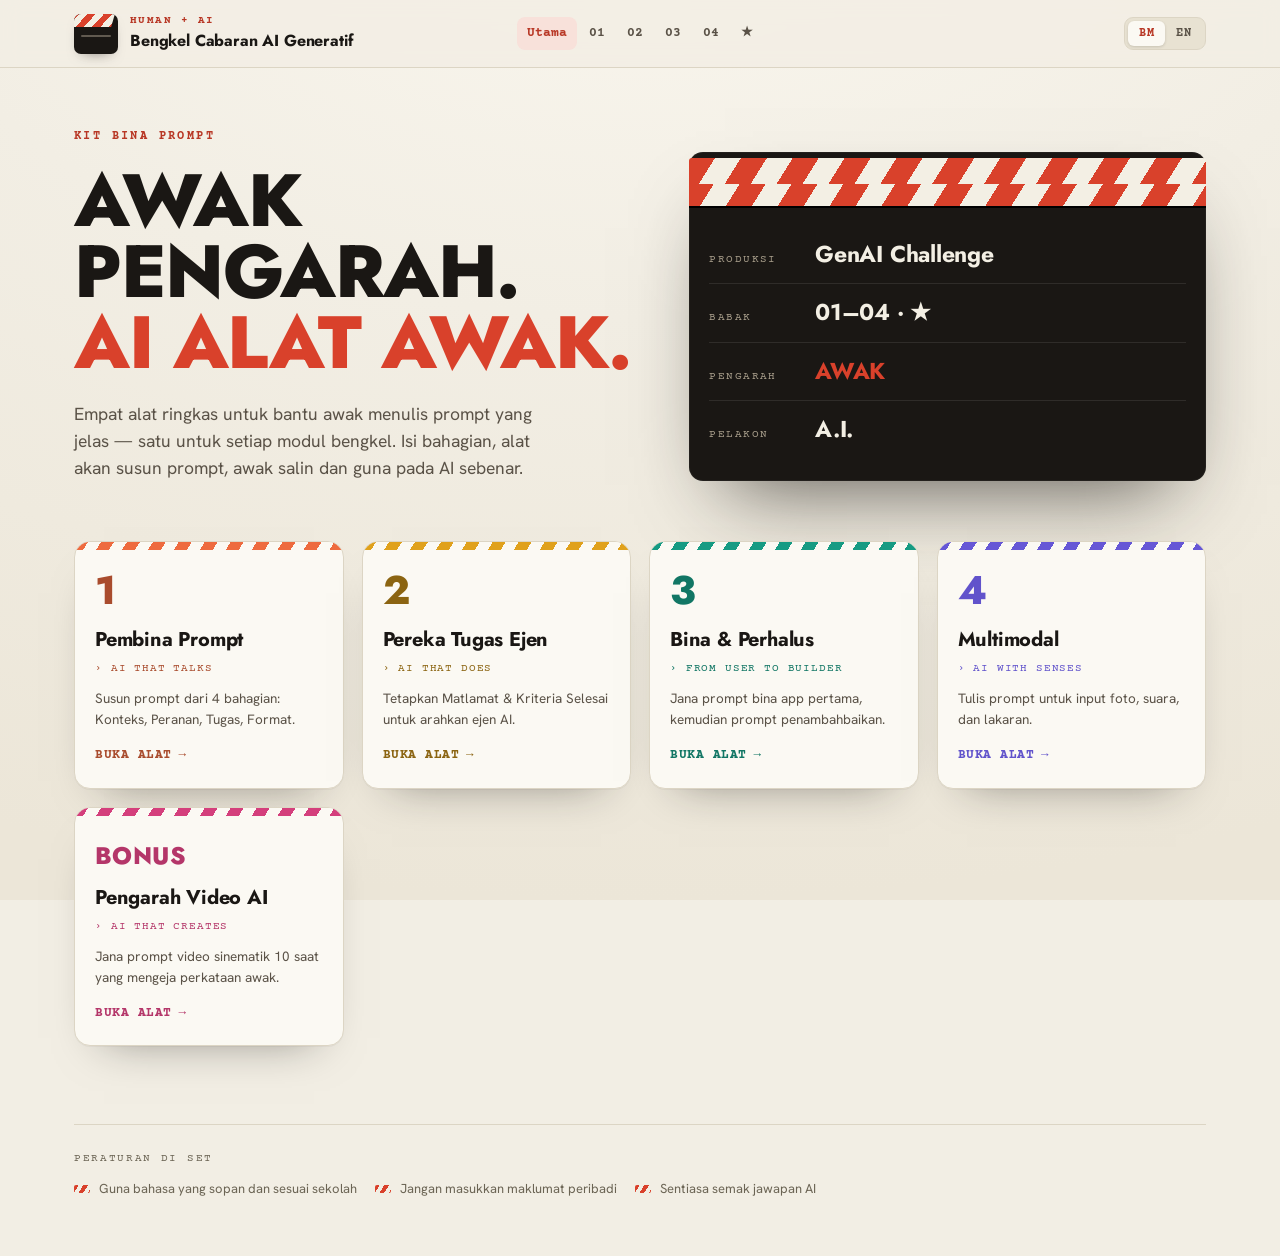
<file: index.html>
<!DOCTYPE html>
<html lang="ms">
<head>
<meta charset="UTF-8">
<meta name="viewport" content="width=device-width, initial-scale=1">
<title>Bengkel Cabaran AI Generatif — Kit Bina Prompt</title>
<meta name="description" content="Alat bina prompt untuk pelajar: Module 1–4 Bengkel Cabaran AI Generatif.">
<link rel="stylesheet" href="styles.css">
</head>
<body class="theme-index">

  <header class="topbar">
    <div class="topbar__in">
      <div class="brand">
        <div class="slate-mark" aria-hidden="true"></div>
        <div class="brand__t">
          <div class="brand__kicker">Human + AI</div>
          <div class="brand__title" data-i18n="brand">Bengkel Cabaran AI Generatif</div>
        </div>
      </div>
      <nav class="topnav" aria-label="Modul">
        <a href="index.html" data-i18n="navHome" aria-current="page">Utama</a>
        <a href="module-1.html" aria-label="Modul 1">01</a>
        <a href="module-2.html" aria-label="Modul 2">02</a>
        <a href="module-3.html" aria-label="Modul 3">03</a>
        <a href="module-4.html" aria-label="Modul 4">04</a>
        <a href="bonus-video.html" aria-label="Bonus">★</a>
      </nav>
      <div class="topbar__right">
        <div class="lang" role="group" aria-label="Language">
          <button data-lang="ms" aria-pressed="true">BM</button>
          <button data-lang="en" aria-pressed="false">EN</button>
        </div>
      </div>
    </div>
  </header>

  <main class="wrap">
    <section class="hero">
      <div class="hero__marquee">
        <div class="hero__eyebrow" data-i18n="eyebrow">Kit Bina Prompt</div>
        <h1><span data-i18n="heroA">Awak pengarah.</span> <em data-i18n="heroB">AI alat awak.</em></h1>
        <p class="hero__lead" data-i18n="lead">
          Empat alat ringkas untuk bantu awak menulis prompt yang jelas — satu untuk setiap modul bengkel.
          Isi bahagian, alat akan susun prompt, awak salin dan guna pada AI sebenar.
        </p>
      </div>

      <div class="board" role="img" aria-label="Director's clapperboard: you are the director, AI is the talent">
        <div class="board__clap" aria-hidden="true">
          <div class="board__bar"></div>
          <div class="board__stick"></div>
        </div>
        <div class="board__grid">
          <div class="board__row"><span data-i18n="bProdL">Production</span><b data-i18n="bProd">GenAI Challenge</b></div>
          <div class="board__row"><span data-i18n="bSceneL">Scene</span><b>01–04 · ★</b></div>
          <div class="board__row"><span data-i18n="bDirL">Director</span><b class="hi" data-i18n="bDir">AWAK</b></div>
          <div class="board__row"><span data-i18n="bTalentL">Talent</span><b>A.I.</b></div>
        </div>
      </div>
    </section>

    <nav class="deck" aria-label="Modules">
      <a class="mod m1" href="module-1.html">
        <div class="mod__no">1</div>
        <div class="mod__name" data-i18n="m1name">Pembina Prompt</div>
        <div class="mod__theme">AI That Talks</div>
        <p class="mod__desc" data-i18n="m1desc">Susun prompt dari 4 bahagian: Konteks, Peranan, Tugas, Format.</p>
        <span class="mod__go"><span data-i18n="open">Buka alat</span> →</span>
      </a>

      <a class="mod m2" href="module-2.html">
        <div class="mod__no">2</div>
        <div class="mod__name" data-i18n="m2name">Pereka Tugas Ejen</div>
        <div class="mod__theme">AI That Does</div>
        <p class="mod__desc" data-i18n="m2desc">Tetapkan Matlamat &amp; Kriteria Selesai untuk arahkan ejen AI.</p>
        <span class="mod__go"><span data-i18n="open">Buka alat</span> →</span>
      </a>

      <a class="mod m3" href="module-3.html">
        <div class="mod__no">3</div>
        <div class="mod__name" data-i18n="m3name">Bina &amp; Perhalus</div>
        <div class="mod__theme">From User to Builder</div>
        <p class="mod__desc" data-i18n="m3desc">Jana prompt bina app pertama, kemudian prompt penambahbaikan.</p>
        <span class="mod__go"><span data-i18n="open">Buka alat</span> →</span>
      </a>

      <a class="mod m4" href="module-4.html">
        <div class="mod__no">4</div>
        <div class="mod__name" data-i18n="m4name">Multimodal</div>
        <div class="mod__theme">AI With Senses</div>
        <p class="mod__desc" data-i18n="m4desc">Tulis prompt untuk input foto, suara, dan lakaran.</p>
        <span class="mod__go"><span data-i18n="open">Buka alat</span> →</span>
      </a>

      <a class="mod bonus" href="bonus-video.html">
        <div class="mod__no" data-i18n="bonusTag">Bonus</div>
        <div class="mod__name" data-i18n="bname">Pengarah Video AI</div>
        <div class="mod__theme">AI That Creates</div>
        <p class="mod__desc" data-i18n="bdesc">Jana prompt video sinematik 10 saat yang mengeja perkataan awak.</p>
        <span class="mod__go"><span data-i18n="open">Buka alat</span> →</span>
      </a>
    </nav>

    <footer class="foot">
      <div class="foot__head" data-i18n="footHead">On-set rules</div>
      <div class="foot__rule">
        <span data-i18n="r1">Guna bahasa yang sopan dan sesuai sekolah</span>
        <span data-i18n="r2">Jangan masukkan maklumat peribadi</span>
        <span data-i18n="r3">Sentiasa semak jawapan AI</span>
      </div>
    </footer>
  </main>

<script>
  const I18N = {
    ms: {
      brand: "Bengkel Cabaran AI Generatif",
      navHome: "Utama",
      eyebrow: "Kit Bina Prompt",
      heroA: "Awak pengarah.", heroB: "AI alat awak.",
      lead: "Empat alat ringkas untuk bantu awak menulis prompt yang jelas — satu untuk setiap modul bengkel. Isi bahagian, alat akan susun prompt, awak salin dan guna pada AI sebenar.",
      bProdL: "Produksi", bProd: "GenAI Challenge",
      bSceneL: "Babak", bDirL: "Pengarah", bDir: "AWAK", bTalentL: "Pelakon",
      footHead: "Peraturan di set",
      open: "Buka alat",
      m1name: "Pembina Prompt", m1desc: "Susun prompt dari 4 bahagian: Konteks, Peranan, Tugas, Format.",
      m2name: "Pereka Tugas Ejen", m2desc: "Tetapkan Matlamat & Kriteria Selesai untuk arahkan ejen AI.",
      m3name: "Bina & Perhalus", m3desc: "Jana prompt bina app pertama, kemudian prompt penambahbaikan.",
      m4name: "Multimodal", m4desc: "Tulis prompt untuk input foto, suara, dan lakaran.",
      bonusTag: "Bonus", bname: "Pengarah Video AI", bdesc: "Jana prompt video sinematik 10 saat yang mengeja perkataan awak.",
      r1: "Guna bahasa yang sopan dan sesuai sekolah",
      r2: "Jangan masukkan maklumat peribadi",
      r3: "Sentiasa semak jawapan AI"
    },
    en: {
      brand: "Generative AI Challenge Workshop",
      navHome: "Home",
      eyebrow: "Prompt Construction Kit",
      heroA: "You are the director.", heroB: "AI is your tool.",
      lead: "Four simple tools to help you write clear prompts — one for each workshop module. Fill in the parts, the tool assembles the prompt, you copy it into the real AI.",
      bProdL: "Production", bProd: "GenAI Challenge",
      bSceneL: "Scene", bDirL: "Director", bDir: "YOU", bTalentL: "Talent",
      footHead: "On-set rules",
      open: "Open tool",
      m1name: "Prompt Builder", m1desc: "Assemble a prompt from 4 parts: Context, Role, Task, Format.",
      m2name: "Agent Task Designer", m2desc: "Set the Goal & Completion Criteria to direct an AI agent.",
      m3name: "Build & Refine", m3desc: "Generate a first-build prompt, then a refinement prompt.",
      m4name: "Multimodal", m4desc: "Write prompts for photo, voice, and sketch input.",
      bonusTag: "Bonus", bname: "AI Video Director", bdesc: "Generate a 10-second cinematic video prompt that spells out your word.",
      r1: "Use polite, school-appropriate language",
      r2: "Do not enter private information",
      r3: "Always check AI answers"
    }
  };

  function setLang(lang) {
    const dict = I18N[lang];
    document.documentElement.lang = lang;
    document.querySelectorAll("[data-i18n]").forEach(el => {
      const v = dict[el.dataset.i18n];
      if (v != null) el.textContent = v;
    });
    document.querySelectorAll(".lang button").forEach(b =>
      b.setAttribute("aria-pressed", String(b.dataset.lang === lang)));
    try { localStorage.setItem("workshop-lang", lang); } catch (e) {}
  }
  document.querySelectorAll(".lang button").forEach(b =>
    b.addEventListener("click", () => setLang(b.dataset.lang)));

  let saved = "ms";
  try { saved = localStorage.getItem("workshop-lang") || "ms"; } catch (e) {}
  setLang(saved);
</script>
</body>
</html>
</file>
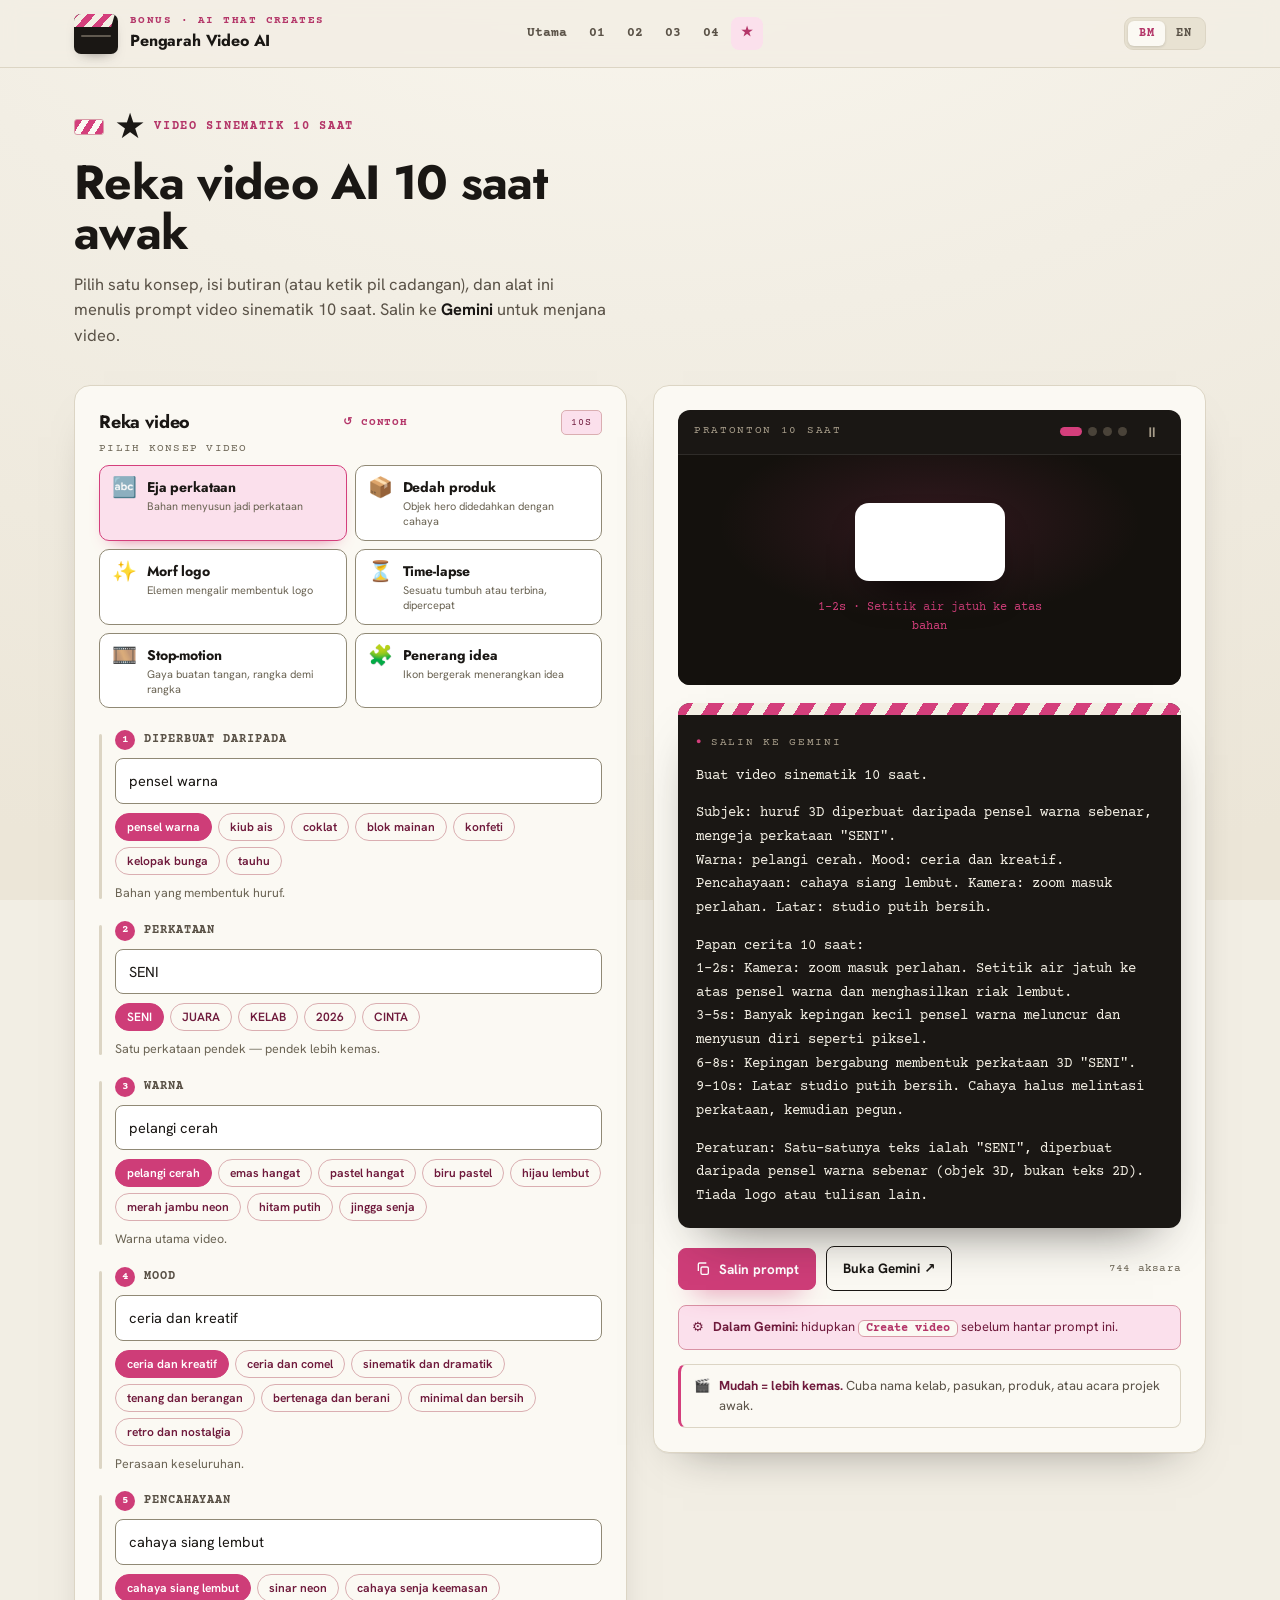
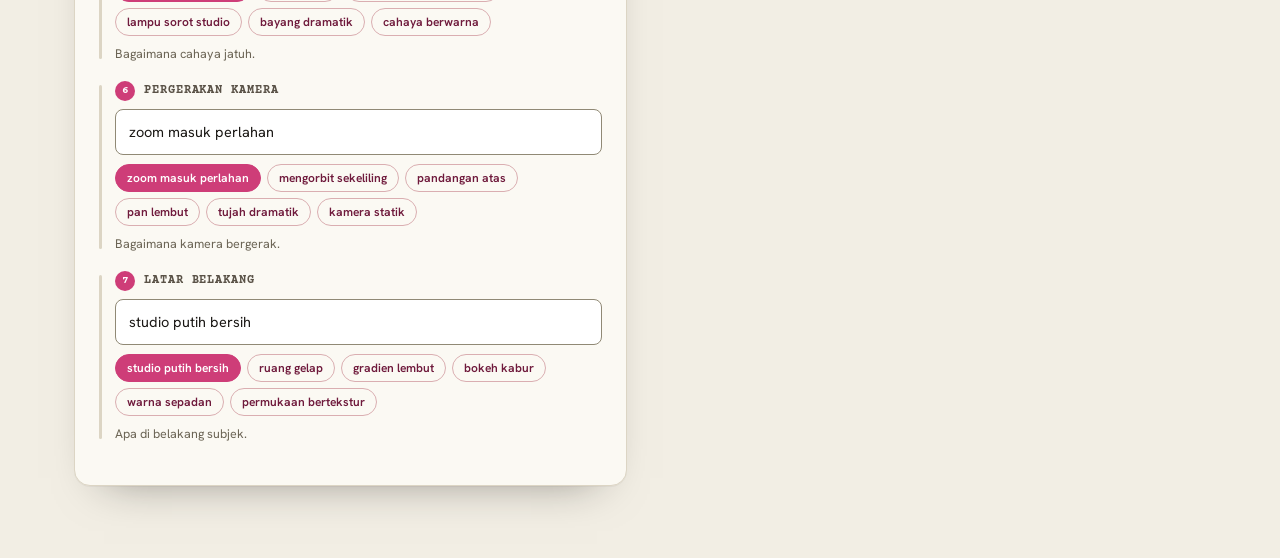
<file: bonus-video.html>
<!DOCTYPE html>
<html lang="ms">
<head>
<meta charset="UTF-8">
<meta name="viewport" content="width=device-width, initial-scale=1">
<title>Bonus — Pengarah Video AI</title>
<link rel="stylesheet" href="styles.css">
<style>
  /* Storyboard simulator + concept builder — bonus-only, kept inline so the shared sheet stays lean */

  /* Concept picker — choose the kind of 10s video to direct */
  .concepts { display: grid; grid-template-columns: repeat(2, minmax(0,1fr)); gap: 8px; margin: 8px 0 22px; }
  @media (max-width: 480px) { .concepts { grid-template-columns: 1fr; } }
  .concept { display: flex; gap: 10px; align-items: flex-start; text-align: left;
    border: 1.5px solid var(--field-line); background: #fff; border-radius: 10px; padding: 11px 12px;
    transition: border-color .14s ease, background .14s ease, transform .14s ease, box-shadow .14s ease; }
  .concept:hover { border-color: var(--accent); transform: translateY(-1px); }
  .concept[aria-pressed="true"] { border-color: var(--accent); background: var(--accent-tint); box-shadow: 0 8px 18px -12px var(--accent); }
  .concept__ico { font-size: 20px; line-height: 1.05; }
  .concept__t { display: block; font-family: var(--display); font-weight: 700; font-size: 14px; color: var(--ink); letter-spacing: -.01em; }
  .concept__d { display: block; font-size: 11px; color: var(--ink-faint); margin-top: 2px; line-height: 1.35; }

  /* Suggestion pills beside each field */
  .pills { display: flex; flex-wrap: wrap; gap: 6px; margin-top: 9px; }
  .pill { border: 1px solid color-mix(in srgb, var(--accent) 26%, var(--line)); background: var(--card);
    color: var(--accent-ink); font-weight: 600; font-size: 12px; padding: 5px 11px; border-radius: 99px;
    transition: border-color .14s ease, background .14s ease, color .14s ease, transform .14s ease; }
  .pill:hover { border-color: var(--accent); transform: translateY(-1px); }
  .pill[aria-pressed="true"] { background: var(--btn); border-color: var(--btn); color: #fff; }

  /* "Refill example" link in the panel head */
  .head-reset { margin-left: auto; border: 0; background: transparent; color: var(--accent-deep);
    font-family: var(--mono); font-size: 10.5px; font-weight: 700; letter-spacing: .08em; text-transform: uppercase;
    padding: 5px 8px; border-radius: 6px; }
  .head-reset:hover { background: var(--accent-tint); }

  /* Storyboard frame */
  .sb { background: var(--ink); border-radius: var(--r-md); overflow: hidden; }
  .sb__bar { display: flex; align-items: center; justify-content: space-between; padding: 12px 16px; border-bottom: 1px solid rgba(255,255,255,.09); }
  .sb__bar > span { font-family: var(--mono); font-size: 10.5px; letter-spacing: .16em; text-transform: uppercase; color: var(--slate-mute); }
  .sb__ctrl { display: flex; align-items: center; gap: 12px; }
  .sb__dots { display: flex; gap: 6px; }
  .sb__dots button { width: 9px; height: 9px; border-radius: 99px; border: 0; background: #4a4339; padding: 0; transition: width .2s, background .2s; }
  .sb__dots button[aria-current="true"] { width: 22px; background: var(--accent); }
  .sb__play { border: 0; background: transparent; color: var(--slate-mute); cursor: pointer; font-size: 14px; }
  .sb__screen { height: 230px; position: relative; display: grid; place-items: center; overflow: hidden; background:
      radial-gradient(60% 60% at 50% 30%, color-mix(in srgb, var(--pick, var(--accent)) 16%, transparent), transparent 70%), #14110D; }
  .beat { position: absolute; inset: 0; display: none; flex-direction: column; align-items: center; justify-content: center; gap: 18px; padding: 0 16px; }
  .beat.on { display: flex; animation: fade .4s ease; }
  @keyframes fade { from { opacity: 0; transform: scale(.96); } to { opacity: 1; transform: scale(1); } }
  .beat__cap { font-family: var(--mono); font-size: 12px; color: var(--accent); text-align: center; max-width: 32ch; }

  /* Reusable storyboard motifs */
  .plate { width: 150px; height: 78px; background: #fff; border-radius: 14px; position: relative; overflow: hidden; box-shadow: 0 20px 40px -20px #000; }
  .drop { position: absolute; left: 50%; top: -14px; width: 9px; height: 14px; background: #7fb6ff; border-radius: 0 0 50% 50%; transform: translateX(-50%); animation: drop 1.6s infinite ease-in; }
  @keyframes drop { 0% { top: -14px; opacity: 0; } 30% { opacity: 1; } 70% { top: 40px; opacity: .9; } 100% { top: 40px; opacity: 0; } }

  .pieces { display: grid; grid-template-columns: repeat(6, 1fr); gap: 7px; }
  .pieces i { width: 16px; height: 16px; border-radius: 5px; background: #fff; display: block; animation: pulse 1.4s infinite ease-in-out; }
  @keyframes pulse { 0%,100% { opacity: .35; transform: translateY(2px); } 50% { opacity: 1; transform: translateY(-2px); } }

  .word { font-family: var(--display); font-weight: 800; font-size: clamp(26px, 6vw, 44px); color: #fff; letter-spacing: .06em; text-transform: uppercase; position: relative; max-width: 100%; word-break: break-word; text-align: center; }
  .word--freeze { padding: 8px 18px; border-radius: 12px; background: rgba(255,255,255,.06); overflow: hidden; }
  .word--freeze::after { content: ""; position: absolute; inset: 0; width: 40%; background: linear-gradient(100deg, transparent, rgba(255,255,255,.5), transparent); transform: translateX(-160%) skewX(-12deg); animation: sheen 2.4s infinite ease-in-out; }
  @keyframes sheen { 0% { transform: translateX(-160%) skewX(-12deg); } 60%,100% { transform: translateX(360%) skewX(-12deg); } }

  /* Product reveal — a hero object */
  .obj { width: 90px; height: 116px; border-radius: 16px; position: relative; background: linear-gradient(155deg, #fff 0%, #cfcabf 100%); box-shadow: 0 26px 44px -20px #000; }
  .obj::before { content: ""; position: absolute; top: -13px; left: 50%; transform: translateX(-50%); width: 26px; height: 15px; border-radius: 6px 6px 0 0; background: #b7b2a6; }
  .obj--dark { filter: brightness(.28) saturate(.6); }
  .obj--spin { animation: objspin 3.2s infinite ease-in-out; }
  @keyframes objspin { 0%,100% { transform: rotateY(-16deg); } 50% { transform: rotateY(16deg); } }
  .obj--lit { overflow: hidden; background: linear-gradient(155deg, color-mix(in srgb, var(--pick, var(--accent)) 24%, #fff), color-mix(in srgb, var(--pick, var(--accent)) 55%, #6b6b6b)); }
  .obj--lit::after { content: ""; position: absolute; inset: 0; width: 40%; background: linear-gradient(100deg, transparent, rgba(255,255,255,.6), transparent); transform: translateX(-160%) skewX(-12deg); animation: sheen 2.4s infinite ease-in-out; }

  /* Logo morph — floating elements */
  .shapes { position: relative; width: 184px; height: 124px; }
  .shapes i { position: absolute; width: 26px; height: 26px; background: var(--pick, var(--accent)); opacity: .92; animation: drift 3.4s infinite ease-in-out; }
  .shapes i:nth-child(2n) { border-radius: 50%; }
  .shapes i:nth-child(3n) { border-radius: 6px; rotate: 12deg; }
  @keyframes drift { 0%,100% { transform: translateY(0); } 50% { transform: translateY(-9px); } }

  /* Time-lapse — bars rising like something growing / building over time */
  .grow { display: flex; align-items: flex-end; gap: 9px; height: 124px; }
  .grow i { width: 18px; height: 18px; border-radius: 5px 5px 0 0; background: var(--pick, var(--accent)); animation: rise 2.4s infinite ease-in-out; }
  @keyframes rise { 0% { height: 16px; opacity: .5; } 50% { height: 104px; opacity: 1; } 100% { height: 16px; opacity: .5; } }

  /* Stop-motion — a wobbling handmade character (stepped motion = stop-motion jitter) */
  .clay { width: 110px; height: 96px; position: relative; box-shadow: 0 22px 40px -20px #000;
    border-radius: 46% 54% 50% 50% / 56% 56% 44% 44%; animation: claywob .9s infinite steps(3);
    background: linear-gradient(160deg, color-mix(in srgb, var(--pick, var(--accent)) 72%, #fff), color-mix(in srgb, var(--pick, var(--accent)) 52%, #8a6b4a)); }
  .clay span { position: absolute; top: 34px; width: 13px; height: 13px; border-radius: 50%; background: #1a1714; }
  .clay span:nth-child(1) { left: 30px; } .clay span:nth-child(2) { right: 30px; }
  @keyframes claywob { 0% { transform: translateY(0) rotate(-2deg); } 50% { transform: translateY(-4px) rotate(2deg); } 100% { transform: translateY(0) rotate(-2deg); } }

  /* Explainer — simple icons connected by arrows */
  .icons { display: flex; align-items: center; gap: 12px; }
  .icons b { width: 48px; height: 48px; border-radius: 12px; display: grid; place-items: center; font-size: 24px; color: #fff;
    background: var(--pick, var(--accent)); box-shadow: 0 16px 30px -16px #000; animation: pop 1.9s infinite ease-in-out; }
  .icons span { width: 18px; height: 3px; border-radius: 3px; background: var(--slate-mute); }
  @keyframes pop { 0%,100% { transform: translateY(0); opacity: .72; } 50% { transform: translateY(-6px); opacity: 1; } }

  @media (prefers-reduced-motion: reduce) { .drop, .pieces i, .word--freeze::after, .obj--spin, .obj--lit::after, .shapes i, .grow i, .clay, .icons b { animation: none; } }
</style>
</head>
<body class="theme-bonus">

  <header class="topbar">
    <div class="topbar__in">
      <div class="brand">
        <div class="slate-mark" aria-hidden="true"></div>
        <div class="brand__t">
          <div class="brand__kicker">Bonus · AI That Creates</div>
          <div class="brand__title" data-i18n="brand">Pengarah Video AI</div>
        </div>
      </div>
      <nav class="topnav" aria-label="Modul">
        <a href="index.html" data-i18n="navHome">Utama</a>
        <a href="module-1.html" aria-label="Modul 1">01</a>
        <a href="module-2.html" aria-label="Modul 2">02</a>
        <a href="module-3.html" aria-label="Modul 3">03</a>
        <a href="module-4.html" aria-label="Modul 4">04</a>
        <a href="bonus-video.html" aria-current="page" aria-label="Bonus">★</a>
      </nav>
      <div class="topbar__right">
        <div class="lang" role="group" aria-label="Language">
          <button data-lang="ms" aria-pressed="true">BM</button>
          <button data-lang="en" aria-pressed="false">EN</button>
        </div>
      </div>
    </div>
  </header>

  <main class="wrap">
    <section class="band">
      <div class="band__no"><b>★</b> <span data-i18n="kicker">Video Sinematik 10 Saat</span></div>
      <h1 data-i18n="title">Reka video AI 10 saat awak</h1>
      <p class="band__sub" data-i18n="sub">
        Pilih satu konsep, isi butiran (atau ketik pil cadangan), dan alat ini menulis prompt video
        sinematik 10 saat. Salin ke <strong>Gemini</strong> untuk menjana video.
      </p>
    </section>

    <div class="work">
      <section class="panel">
        <div class="panel__head">
          <h2 data-i18n="panelIn">Reka video</h2>
          <button class="head-reset" id="reset" type="button" data-i18n="reset">↺ Contoh</button>
          <span class="tag">10s</span>
        </div>

        <div class="presets__lead" style="margin-bottom:8px" data-i18n="conceptLead">Pilih konsep video</div>
        <div class="concepts" id="concepts"></div>

        <div id="blocks"></div>
      </section>

      <section class="panel panel--out">
        <!-- Storyboard simulator -->
        <div class="sb">
          <div class="sb__bar">
            <span data-i18n="sbTitle">Pratonton 10 saat</span>
            <div class="sb__ctrl">
              <div class="sb__dots" id="sb-dots">
                <button data-step="1" aria-current="true" aria-label="1"></button>
                <button data-step="2" aria-label="2"></button>
                <button data-step="3" aria-label="3"></button>
                <button data-step="4" aria-label="4"></button>
              </div>
              <button class="sb__play" id="sb-play" aria-label="play/pause">⏸</button>
            </div>
          </div>
          <div class="sb__screen" id="sb-screen"></div>
        </div>

        <!-- Output -->
        <div class="slate" style="margin-top:18px">
          <div class="slate__label" data-i18n="slateLabel">Salin ke Gemini</div>
          <div class="slate__body" id="out"></div>
        </div>

        <div class="row-actions">
          <button class="btn btn--primary" id="copy">
            <svg viewBox="0 0 24 24" fill="none" stroke="currentColor" stroke-width="2"><rect x="9" y="9" width="11" height="11" rx="2"/><path d="M5 15V5a2 2 0 0 1 2-2h10"/></svg>
            <span data-i18n="copy">Salin prompt</span>
          </button>
          <a class="btn" href="https://gemini.google.com/" target="_blank" rel="noopener" data-i18n="openGemini">Buka Gemini ↗</a>
          <span class="btn__count"><span id="count">0</span> <span data-i18n="chars">aksara</span></span>
        </div>

        <div class="gem-note">
          <span class="gem-note__icon" aria-hidden="true">⚙️</span>
          <span><b data-i18n="gemNoteB">Dalam Gemini:</b> <span data-i18n="gemNote1">hidupkan</span> <span class="chip" data-i18n="gemNoteChip">Create video</span> <span data-i18n="gemNote3">sebelum hantar prompt ini.</span></span>
        </div>

        <div class="tip">
          <span>🎬</span>
          <span><b data-i18n="tipB">Mudah = lebih kemas.</b> <span data-i18n="tip">Cuba nama kelab, pasukan, produk, atau acara projek awak.</span></span>
        </div>
      </section>
    </div>
  </main>

<script>
  /* ---------------------------------------------------------------------
     Static UI strings (two languages). Field labels/pills live in FIELDS;
     the per-concept prompt text lives in CONCEPTS[...].build.
     --------------------------------------------------------------------- */
  const UI = {
    ms: {
      brand: "Pengarah Video AI", navHome: "Utama",
      kicker: "Video Sinematik 10 Saat", title: "Reka video AI 10 saat awak",
      sub: "Pilih satu konsep, isi butiran (atau ketik pil cadangan), dan alat ini menulis prompt video sinematik 10 saat. Salin ke <strong>Gemini</strong> untuk menjana video.",
      panelIn: "Reka video", conceptLead: "Pilih konsep video", reset: "↺ Contoh",
      sbTitle: "Pratonton 10 saat", slateLabel: "Salin ke Gemini", openGemini: "Buka Gemini ↗",
      copy: "Salin prompt", copied: "Disalin!", chars: "aksara",
      tipB: "Mudah = lebih kemas.", tip: "Cuba nama kelab, pasukan, produk, atau acara projek awak.",
      gemNoteB: "Dalam Gemini:", gemNote1: "hidupkan", gemNoteChip: "Create video", gemNote3: "sebelum hantar prompt ini."
    },
    en: {
      brand: "AI Video Director", navHome: "Home",
      kicker: "10-Second Cinematic Video", title: "Design your 10-second AI video",
      sub: "Pick a concept, fill in the details (or tap a suggestion pill), and this tool writes a 10-second cinematic video prompt. Copy it into <strong>Gemini</strong> to generate the video.",
      panelIn: "Design the video", conceptLead: "Pick a video concept", reset: "↺ Example",
      sbTitle: "10-second preview", slateLabel: "Copy into Gemini", openGemini: "Open Gemini ↗",
      copy: "Copy prompt", copied: "Copied!", chars: "characters",
      tipB: "Simpler = cleaner.", tip: "Try your club, team, product, or school event name.",
      gemNoteB: "In Gemini:", gemNote1: "turn on", gemNoteChip: "Create video", gemNote3: "before sending this prompt."
    }
  };

  /* Field registry — each gives a label, hint, placeholder and suggestion pills.
     Shared fields (colour…background) are reused by every concept. */
  const FIELDS = {
    material: {
      label: { ms: "Diperbuat daripada", en: "Made of" },
      hint:  { ms: "Bahan yang membentuk huruf.", en: "The material that forms the letters." },
      ph:    { ms: "cth. pensel warna", en: "e.g. colour pencils" },
      pills: { ms: ["pensel warna", "kiub ais", "coklat", "blok mainan", "konfeti", "kelopak bunga", "tauhu"],
               en: ["colour pencils", "ice cubes", "chocolate", "toy bricks", "confetti", "flower petals", "tofu"] }
    },
    word: {
      label: { ms: "Perkataan", en: "Word" }, max: 14,
      hint:  { ms: "Satu perkataan pendek — pendek lebih kemas.", en: "One short word — shorter is cleaner." },
      ph:    { ms: "cth. SENI", en: "e.g. ART" },
      pills: { ms: ["SENI", "JUARA", "KELAB", "2026", "CINTA"], en: ["ART", "WIN", "CLUB", "2026", "LOVE"] }
    },
    object: {
      label: { ms: "Produk / objek", en: "Product / object" },
      hint:  { ms: "Hero utama video.", en: "The hero of the video." },
      ph:    { ms: "cth. sebotol minuman", en: "e.g. a drink bottle" },
      pills: { ms: ["sebotol minuman", "kasut sneaker", "telefon pintar", "jam tangan", "sebotol minyak wangi", "sebuah buku"],
               en: ["a drink bottle", "a sneaker", "a smartphone", "a watch", "a perfume bottle", "a book"] }
    },
    tagline: {
      label: { ms: "Tagline / perkataan", en: "Tagline / word" }, max: 18,
      hint:  { ms: "Teks pendek yang muncul di hujung.", en: "Short text that appears at the end." },
      ph:    { ms: "cth. SEGAR", en: "e.g. FRESH" },
      pills: { ms: ["SEGAR", "BAHARU", "JUARA", "#1"], en: ["FRESH", "NEW", "WIN", "#1"] }
    },
    element: {
      label: { ms: "Elemen", en: "Elements" },
      hint:  { ms: "Bentuk yang mengalir membentuk logo.", en: "Shapes that flow into the logo." },
      ph:    { ms: "cth. bentuk geometri", en: "e.g. geometric shapes" },
      pills: { ms: ["bentuk geometri", "percikan cat", "jaluran cahaya", "kepingan kertas", "asap lembut"],
               en: ["geometric shapes", "paint splashes", "light streaks", "paper cut-outs", "soft smoke"] }
    },
    logoword: {
      label: { ms: "Nama logo", en: "Logo name" }, max: 16,
      hint:  { ms: "Perkataan akhir logo.", en: "The final logo word." },
      ph:    { ms: "cth. NOVA", en: "e.g. NOVA" },
      pills: { ms: ["NOVA", "KELAB SAINS", "JUARA", "2026"], en: ["NOVA", "SCIENCE CLUB", "WIN", "2026"] }
    },
    subject: {
      label: { ms: "Subjek", en: "Subject" },
      hint:  { ms: "Apa yang tumbuh atau terbina.", en: "What grows or gets built." },
      ph:    { ms: "cth. sepohon pokok", en: "e.g. a tree" },
      pills: { ms: ["sepohon pokok", "sekuntum bunga", "sebuah bandar", "lukisan", "kristal ais", "awan"],
               en: ["a tree", "a flower", "a city", "a drawing", "ice crystals", "clouds"] }
    },
    process: {
      label: { ms: "Proses", en: "Process" },
      hint:  { ms: "Bagaimana ia berubah dari masa ke masa.", en: "How it changes over time." },
      ph:    { ms: "cth. tumbuh dari benih", en: "e.g. grows from a seed" },
      pills: { ms: ["tumbuh dari benih", "terbina tingkat demi tingkat", "dilukis garis demi garis", "berkembang mekar", "membeku perlahan"],
               en: ["grows from a seed", "builds floor by floor", "is drawn line by line", "blooms open", "freezes slowly"] }
    },
    character: {
      label: { ms: "Watak / objek", en: "Character / object" },
      hint:  { ms: "Apa yang digerakkan rangka demi rangka.", en: "What gets animated frame by frame." },
      ph:    { ms: "cth. watak tanah liat", en: "e.g. a clay character" },
      pills: { ms: ["watak tanah liat", "haiwan kertas", "robot kadbod", "bunga felt", "makanan plastisin"],
               en: ["a clay character", "a paper animal", "a cardboard robot", "a felt flower", "a plasticine snack"] }
    },
    action: {
      label: { ms: "Aksi", en: "Action" },
      hint:  { ms: "Apa yang watak buat.", en: "What the character does." },
      ph:    { ms: "cth. melambai", en: "e.g. waving" },
      pills: { ms: ["melambai", "menari", "berjalan", "bertukar bentuk", "melompat"],
               en: ["waving", "dancing", "walking", "morphing", "jumping"] }
    },
    idea: {
      label: { ms: "Idea / topik", en: "Idea / topic" }, max: 48,
      hint:  { ms: "Apa yang anda mahu terangkan.", en: "What you want to explain." },
      ph:    { ms: "cth. cara kitar semula", en: "e.g. how recycling works" },
      pills: { ms: ["cara kitar semula", "bagaimana AI belajar", "kitaran air", "tips belajar pintar", "cara aplikasi kami berfungsi"],
               en: ["how recycling works", "how AI learns", "the water cycle", "smart study tips", "how our app works"] }
    },
    icons: {
      label: { ms: "Ikon utama", en: "Key icons" },
      hint:  { ms: "Simbol mudah yang muncul.", en: "Simple symbols that appear." },
      ph:    { ms: "cth. daun dan titisan air", en: "e.g. a leaf and a water drop" },
      pills: { ms: ["daun dan titisan air", "otak dan data", "telefon dan awan", "buku dan mentol", "roda gigi dan anak panah"],
               en: ["a leaf and a water drop", "a brain and data", "a phone and a cloud", "a book and a lightbulb", "gears and arrows"] }
    },
    colour: {
      label: { ms: "Warna", en: "Colour" },
      hint:  { ms: "Warna utama video.", en: "The main colour of the video." },
      ph:    { ms: "cth. pelangi cerah", en: "e.g. bright rainbow" },
      pills: { ms: ["pelangi cerah", "emas hangat", "pastel hangat", "biru pastel", "hijau lembut", "merah jambu neon", "hitam putih", "jingga senja"],
               en: ["bright rainbow", "warm gold", "warm pastel", "pastel blue", "soft green", "neon pink", "black & white", "sunset orange"] }
    },
    mood: {
      label: { ms: "Mood", en: "Mood" },
      hint:  { ms: "Perasaan keseluruhan.", en: "The overall feeling." },
      ph:    { ms: "cth. ceria dan kreatif", en: "e.g. cheerful and creative" },
      pills: { ms: ["ceria dan kreatif", "ceria dan comel", "sinematik dan dramatik", "tenang dan berangan", "bertenaga dan berani", "minimal dan bersih", "retro dan nostalgia"],
               en: ["cheerful and creative", "cheerful and cute", "cinematic and dramatic", "calm and dreamy", "energetic and bold", "minimal and clean", "retro and nostalgic"] }
    },
    lighting: {
      label: { ms: "Pencahayaan", en: "Lighting" },
      hint:  { ms: "Bagaimana cahaya jatuh.", en: "How the light falls." },
      ph:    { ms: "cth. cahaya siang lembut", en: "e.g. soft daylight" },
      pills: { ms: ["cahaya siang lembut", "sinar neon", "cahaya senja keemasan", "lampu sorot studio", "bayang dramatik", "cahaya berwarna"],
               en: ["soft daylight", "neon glow", "golden hour", "studio spotlight", "moody shadows", "colourful gels"] }
    },
    camera: {
      label: { ms: "Pergerakan kamera", en: "Camera motion" },
      hint:  { ms: "Bagaimana kamera bergerak.", en: "How the camera moves." },
      ph:    { ms: "cth. zoom masuk perlahan", en: "e.g. slow zoom in" },
      pills: { ms: ["zoom masuk perlahan", "mengorbit sekeliling", "pandangan atas", "pan lembut", "tujah dramatik", "kamera statik"],
               en: ["slow zoom in", "orbit around", "top-down view", "gentle pan", "dramatic push-in", "static locked"] }
    },
    background: {
      label: { ms: "Latar belakang", en: "Background" },
      hint:  { ms: "Apa di belakang subjek.", en: "What sits behind the subject." },
      ph:    { ms: "cth. studio putih bersih", en: "e.g. clean studio white" },
      pills: { ms: ["studio putih bersih", "ruang gelap", "gradien lembut", "bokeh kabur", "warna sepadan", "permukaan bertekstur"],
               en: ["clean studio white", "dark void", "soft gradient", "blurred bokeh", "matching colour", "textured surface"] }
    }
  };

  const cap = s => (s || "").charAt(0).toUpperCase() + (s || "").slice(1);
  const SHARED = ["colour", "mood", "lighting", "camera", "background"];

  /* The four video concepts. Each defines its field order, a full bilingual
     example (also used as the live fallback so the slate is never blank),
     the storyboard beats, which field drives the on-screen word, and the
     prompt builder. */
  const CONCEPTS = {
    spell: {
      ico: "🔤",
      name: { ms: "Eja perkataan", en: "Spell a word" },
      desc: { ms: "Bahan menyusun jadi perkataan", en: "Material assembles into a word" },
      fields: ["material", "word", ...SHARED],
      wordField: "word",
      example: {
        ms: { material: "pensel warna", word: "SENI", colour: "pelangi cerah", mood: "ceria dan kreatif", lighting: "cahaya siang lembut", camera: "zoom masuk perlahan", background: "studio putih bersih" },
        en: { material: "colour pencils", word: "ART", colour: "bright rainbow", mood: "cheerful and creative", lighting: "soft daylight", camera: "slow zoom in", background: "clean studio white" }
      },
      storyboard: [
        { viz: "drop",      cap: { ms: "1–2s · Setitik air jatuh ke atas bahan", en: "1–2s · A drop falls onto the material" } },
        { viz: "pieces",    cap: { ms: "3–5s · Kepingan kecil menyusun diri", en: "3–5s · Small pieces arrange themselves" } },
        { viz: "word",      cap: { ms: "6–8s · Kepingan membentuk perkataan", en: "6–8s · Pieces form the word" } },
        { viz: "wordFreeze",cap: { ms: "9–10s · Cahaya melintas, kemudian pegun", en: "9–10s · Light sweeps, then freezes" } }
      ],
      build(v, lang) {
        const W = (v.word || "").toUpperCase();
        if (lang === "ms") return [
`Buat video sinematik 10 saat.`,
`Subjek: huruf 3D diperbuat daripada ${v.material} sebenar, mengeja perkataan "${W}".\nWarna: ${v.colour}. Mood: ${v.mood}.\nPencahayaan: ${v.lighting}. Kamera: ${v.camera}. Latar: ${v.background}.`,
`Papan cerita 10 saat:\n1–2s: Kamera: ${v.camera}. Setitik air jatuh ke atas ${v.material} dan menghasilkan riak lembut.\n3–5s: Banyak kepingan kecil ${v.material} meluncur dan menyusun diri seperti piksel.\n6–8s: Kepingan bergabung membentuk perkataan 3D "${W}".\n9–10s: Latar ${v.background}. Cahaya halus melintasi perkataan, kemudian pegun.`,
`Peraturan: Satu-satunya teks ialah "${W}", diperbuat daripada ${v.material} sebenar (objek 3D, bukan teks 2D). Tiada logo atau tulisan lain.`
        ].join("\n\n");
        return [
`Create a 10-second cinematic video.`,
`Subject: 3D letters made of real ${v.material}, spelling the word "${W}".\nColour: ${v.colour}. Mood: ${v.mood}.\nLighting: ${v.lighting}. Camera: ${v.camera}. Background: ${v.background}.`,
`10-second storyboard:\n1–2s: Camera: ${v.camera}. A water drop falls onto the ${v.material} and makes soft ripples.\n3–5s: Many small pieces of ${v.material} glide and arrange themselves like pixels.\n6–8s: The pieces merge into the 3D word "${W}".\n9–10s: Background: ${v.background}. A soft light sweeps across the word, then it freezes.`,
`Rule: The only text is "${W}", made of real ${v.material} (3D objects, not flat 2D text). No logos or other writing.`
        ].join("\n\n");
      }
    },

    product: {
      ico: "📦",
      name: { ms: "Dedah produk", en: "Product reveal" },
      desc: { ms: "Objek hero didedahkan dengan cahaya", en: "A hero object revealed with light" },
      fields: ["object", "tagline", ...SHARED],
      wordField: "tagline",
      example: {
        ms: { object: "sebotol minuman", tagline: "SEGAR", colour: "biru pastel", mood: "sinematik dan dramatik", lighting: "lampu sorot studio", camera: "mengorbit sekeliling", background: "ruang gelap" },
        en: { object: "a drink bottle", tagline: "FRESH", colour: "pastel blue", mood: "cinematic and dramatic", lighting: "studio spotlight", camera: "orbit around", background: "dark void" }
      },
      storyboard: [
        { viz: "objDark",   cap: { ms: "1–2s · Lampu sorot mendedahkan objek", en: "1–2s · A spotlight reveals the object" } },
        { viz: "objSpin",   cap: { ms: "3–5s · Objek berpusing ke pandangan penuh", en: "3–5s · The object turns into view" } },
        { viz: "objLit",    cap: { ms: "6–8s · Cahaya memukul, warna menyerlah", en: "6–8s · Light hits, colour pops" } },
        { viz: "wordFreeze",cap: { ms: "9–10s · Tagline muncul, kemudian pegun", en: "9–10s · Tagline appears, then freezes" } }
      ],
      build(v, lang) {
        const T = (v.tagline || "").toUpperCase();
        if (lang === "ms") return [
`Buat video produk sinematik 10 saat.`,
`Subjek: ${v.object} sebagai hero utama.\nWarna: ${v.colour}. Mood: ${v.mood}.\nPencahayaan: ${v.lighting}. Kamera: ${v.camera}. Latar: ${v.background}.`,
`Papan cerita 10 saat:\n1–2s: Babak gelap. Lampu sorot perlahan mendedahkan ${v.object} dalam siluet.\n3–5s: Kamera: ${v.camera}. ${cap(v.object)} berpusing ke pandangan penuh ketika cahaya meningkat.\n6–8s: ${cap(v.lighting)} memukul ${v.object}, warna ${v.colour} menyerlah.\n9–10s: Teks "${T}" muncul kemas di sebelah ${v.object}, kemudian pegun.`,
`Peraturan: Kekalkan ${v.object} sebagai satu-satunya hero. Latar ${v.background}. Tiada teks lain kecuali "${T}".`
        ].join("\n\n");
        return [
`Create a 10-second cinematic product video.`,
`Subject: ${v.object} as the hero product.\nColour: ${v.colour}. Mood: ${v.mood}.\nLighting: ${v.lighting}. Camera: ${v.camera}. Background: ${v.background}.`,
`10-second storyboard:\n1–2s: Dark scene. A spotlight slowly reveals ${v.object} in silhouette.\n3–5s: Camera: ${v.camera}. ${cap(v.object)} turns into full view as the light builds.\n6–8s: ${cap(v.lighting)} hits ${v.object}, and the ${v.colour} colours pop.\n9–10s: The text "${T}" appears cleanly beside ${v.object}, then it freezes.`,
`Rule: Keep ${v.object} as the only hero. Background: ${v.background}. No other text except "${T}".`
        ].join("\n\n");
      }
    },

    logo: {
      ico: "✨",
      name: { ms: "Morf logo", en: "Logo morph" },
      desc: { ms: "Elemen mengalir membentuk logo", en: "Elements flow into a logo" },
      fields: ["element", "logoword", ...SHARED],
      wordField: "logoword",
      example: {
        ms: { element: "bentuk geometri", logoword: "NOVA", colour: "emas hangat", mood: "minimal dan bersih", lighting: "cahaya senja keemasan", camera: "tujah dramatik", background: "gradien lembut" },
        en: { element: "geometric shapes", logoword: "NOVA", colour: "warm gold", mood: "minimal and clean", lighting: "golden hour", camera: "dramatic push-in", background: "soft gradient" }
      },
      storyboard: [
        { viz: "shapes",    cap: { ms: "1–2s · Elemen berselerak terapung", en: "1–2s · Elements float scattered" } },
        { viz: "shapes",    cap: { ms: "3–5s · Elemen mengalir ke tengah", en: "3–5s · Elements flow to the centre" } },
        { viz: "word",      cap: { ms: "6–8s · Tersusun menjadi logo", en: "6–8s · They lock into the logo" } },
        { viz: "wordFreeze",cap: { ms: "9–10s · Cahaya melintas logo", en: "9–10s · A shine sweeps the logo" } }
      ],
      build(v, lang) {
        const LW = (v.logoword || "").toUpperCase();
        if (lang === "ms") return [
`Buat animasi logo sinematik 10 saat.`,
`Subjek: ${v.element} yang mengalir dan bergabung membentuk logo "${LW}".\nWarna: ${v.colour}. Mood: ${v.mood}.\nPencahayaan: ${v.lighting}. Kamera: ${v.camera}. Latar: ${v.background}.`,
`Papan cerita 10 saat:\n1–2s: ${cap(v.element)} terapung berselerak di skrin.\n3–5s: Kamera: ${v.camera}. ${cap(v.element)} mengalir dan bergerak ke tengah.\n6–8s: Semua tersusun kemas menjadi logo "${LW}".\n9–10s: Cahaya halus melintasi logo, kemudian pegun.`,
`Peraturan: Akhiri dengan logo "${LW}" yang bersih dan jelas. Latar ${v.background}. Tiada teks lain.`
        ].join("\n\n");
        return [
`Create a 10-second cinematic logo animation.`,
`Subject: ${v.element} that flow and merge to form the logo "${LW}".\nColour: ${v.colour}. Mood: ${v.mood}.\nLighting: ${v.lighting}. Camera: ${v.camera}. Background: ${v.background}.`,
`10-second storyboard:\n1–2s: ${cap(v.element)} float scattered across the screen.\n3–5s: Camera: ${v.camera}. The ${v.element} flow and move toward the centre.\n6–8s: They lock neatly into the logo "${LW}".\n9–10s: A soft light sweeps across the logo, then it freezes.`,
`Rule: End on a clean, readable logo "${LW}". Background: ${v.background}. No other text.`
        ].join("\n\n");
      }
    },

    timelapse: {
      ico: "⏳",
      name: { ms: "Time-lapse", en: "Time-lapse" },
      desc: { ms: "Sesuatu tumbuh atau terbina, dipercepat", en: "Something grows or builds, sped up" },
      fields: ["subject", "process", ...SHARED],
      wordField: null,
      example: {
        ms: { subject: "sepohon pokok", process: "tumbuh dari benih", colour: "hijau lembut", mood: "tenang dan berangan", lighting: "cahaya senja keemasan", camera: "kamera statik", background: "gradien lembut" },
        en: { subject: "a tree", process: "grows from a seed", colour: "soft green", mood: "calm and dreamy", lighting: "golden hour", camera: "static locked", background: "soft gradient" }
      },
      storyboard: [
        { viz: "grow", cap: { ms: "1–2s · Bermula kecil pada peringkat awal", en: "1–2s · Starts small at the beginning" } },
        { viz: "grow", cap: { ms: "3–5s · Masa dipercepat, ia berkembang", en: "3–5s · Time speeds up, it grows" } },
        { viz: "grow", cap: { ms: "6–8s · Mencapai bentuk penuh", en: "6–8s · Reaches its full form" } },
        { viz: "grow", cap: { ms: "9–10s · Perlahan dan pegun di hujung", en: "9–10s · Slows and settles at the end" } }
      ],
      build(v, lang) {
        if (lang === "ms") return [
`Buat video time-lapse sinematik 10 saat.`,
`Subjek: ${v.subject}, dirakam secara time-lapse (masa dipercepat) sambil ia ${v.process}.\nWarna: ${v.colour}. Mood: ${v.mood}.\nPencahayaan: ${v.lighting}. Kamera: ${v.camera}. Latar: ${v.background}.`,
`Papan cerita 10 saat:\n1–2s: ${cap(v.subject)} bermula kecil pada peringkat awal.\n3–5s: Kamera: ${v.camera}. Masa dipercepat dan ia ${v.process}.\n6–8s: ${cap(v.subject)} mencapai bentuk penuh.\n9–10s: Pergerakan perlahan dan pegun pada keadaan akhir.`,
`Peraturan: Kekalkan rupa time-lapse yang lancar (perubahan berterusan, tiada lompatan janggal). Latar ${v.background}. Tiada teks.`
        ].join("\n\n");
        return [
`Create a 10-second cinematic time-lapse video.`,
`Subject: ${v.subject}, captured as a time-lapse (time sped up) as it ${v.process}.\nColour: ${v.colour}. Mood: ${v.mood}.\nLighting: ${v.lighting}. Camera: ${v.camera}. Background: ${v.background}.`,
`10-second storyboard:\n1–2s: ${cap(v.subject)} starts small at the very beginning.\n3–5s: Camera: ${v.camera}. Time speeds up and it ${v.process}.\n6–8s: ${cap(v.subject)} reaches its full form.\n9–10s: The motion slows and settles on the final state.`,
`Rule: Keep a smooth time-lapse look (continuous change, no awkward jumps). Background: ${v.background}. No text.`
        ].join("\n\n");
      }
    },

    stopmotion: {
      ico: "🎞️",
      name: { ms: "Stop-motion", en: "Stop-motion" },
      desc: { ms: "Gaya buatan tangan, rangka demi rangka", en: "Handmade, frame-by-frame style" },
      fields: ["character", "action", ...SHARED],
      wordField: null,
      example: {
        ms: { character: "watak tanah liat", action: "melambai", colour: "pastel hangat", mood: "ceria dan comel", lighting: "cahaya siang lembut", camera: "kamera statik", background: "permukaan bertekstur" },
        en: { character: "a clay character", action: "waving", colour: "warm pastel", mood: "cheerful and cute", lighting: "soft daylight", camera: "static locked", background: "textured surface" }
      },
      storyboard: [
        { viz: "clay", cap: { ms: "1–2s · Watak muncul, gerakan tersentak", en: "1–2s · The character pops in, jerky motion" } },
        { viz: "clay", cap: { ms: "3–5s · Bergerak rangka demi rangka", en: "3–5s · Moves frame by frame" } },
        { viz: "clay", cap: { ms: "6–8s · Watak melakukan aksi", en: "6–8s · The character does the action" } },
        { viz: "clay", cap: { ms: "9–10s · Pose akhir, tekstur tangan", en: "9–10s · Final pose, handmade texture" } }
      ],
      build(v, lang) {
        if (lang === "ms") return [
`Buat video stop-motion sinematik 10 saat.`,
`Subjek: ${v.character} dalam gaya stop-motion buatan tangan, sedang ${v.action}.\nWarna: ${v.colour}. Mood: ${v.mood}.\nPencahayaan: ${v.lighting}. Kamera: ${v.camera}. Latar: ${v.background}.`,
`Papan cerita 10 saat:\n1–2s: ${cap(v.character)} muncul dalam bingkai dengan gerakan tersentak-sentak khas stop-motion.\n3–5s: Kamera: ${v.camera}. ${cap(v.character)} mula bergerak rangka demi rangka.\n6–8s: ${cap(v.character)} ${v.action} dengan jelas.\n9–10s: Babak pegun pada pose akhir; tekstur buatan tangan kelihatan.`,
`Peraturan: Kekalkan rupa stop-motion buatan tangan (kira-kira 12–15 rangka sesaat, gerakan tidak terlalu lancar). Latar ${v.background}. Tiada teks.`
        ].join("\n\n");
        return [
`Create a 10-second cinematic stop-motion video.`,
`Subject: ${v.character} in a handmade stop-motion style, ${v.action}.\nColour: ${v.colour}. Mood: ${v.mood}.\nLighting: ${v.lighting}. Camera: ${v.camera}. Background: ${v.background}.`,
`10-second storyboard:\n1–2s: ${cap(v.character)} appears in frame with the signature jerky stop-motion movement.\n3–5s: Camera: ${v.camera}. ${cap(v.character)} starts moving frame by frame.\n6–8s: ${cap(v.character)} is clearly ${v.action}.\n9–10s: Freeze on the final pose; the handmade texture is visible.`,
`Rule: Keep the handmade stop-motion look (about 12–15 frames per second, not too smooth). Background: ${v.background}. No text.`
        ].join("\n\n");
      }
    },

    explainer: {
      ico: "🧩",
      name: { ms: "Penerang idea", en: "Explainer" },
      desc: { ms: "Ikon bergerak menerangkan idea", en: "Animated icons explain an idea" },
      fields: ["idea", "icons", ...SHARED],
      wordField: null,
      example: {
        ms: { idea: "cara kitar semula", icons: "daun dan titisan air", colour: "hijau lembut", mood: "ceria dan kreatif", lighting: "cahaya siang lembut", camera: "zoom masuk perlahan", background: "studio putih bersih" },
        en: { idea: "how recycling works", icons: "a leaf and a water drop", colour: "soft green", mood: "cheerful and creative", lighting: "soft daylight", camera: "slow zoom in", background: "clean studio white" }
      },
      storyboard: [
        { viz: "icons", cap: { ms: "1–2s · Ikon muncul satu demi satu", en: "1–2s · Icons pop in one by one" } },
        { viz: "icons", cap: { ms: "3–5s · Anak panah menyambungkan ikon", en: "3–5s · Arrows connect the icons" } },
        { viz: "icons", cap: { ms: "6–8s · Idea bergabung dengan jelas", en: "6–8s · The idea comes together" } },
        { viz: "icons", cap: { ms: "9–10s · Susun atur akhir, kemudian pegun", en: "9–10s · Final layout, then freezes" } }
      ],
      build(v, lang) {
        if (lang === "ms") return [
`Buat video penerang (explainer) animasi 2D sinematik 10 saat.`,
`Subjek: grafik gerak ringkas yang menerangkan "${v.idea}", menggunakan ikon seperti ${v.icons}.\nWarna: ${v.colour}. Mood: ${v.mood}.\nPencahayaan: ${v.lighting}. Kamera: ${v.camera}. Latar: ${v.background}.`,
`Papan cerita 10 saat:\n1–2s: Ikon mudah (${v.icons}) muncul satu demi satu.\n3–5s: Kamera: ${v.camera}. Anak panah menyambungkan ikon untuk menunjukkan hubungannya.\n6–8s: Semua bahagian bergabung menerangkan "${v.idea}" dengan jelas.\n9–10s: Susun atur akhir yang kemas, kemudian pegun.`,
`Peraturan: Gaya grafik gerak (motion graphic) yang bersih dan rata. Latar ${v.background}. Pastikan idea mudah difahami; teks ringkas sahaja jika perlu.`
        ].join("\n\n");
        return [
`Create a 10-second cinematic 2D explainer (motion-graphic) video.`,
`Subject: simple animated graphics explaining "${v.idea}", using icons such as ${v.icons}.\nColour: ${v.colour}. Mood: ${v.mood}.\nLighting: ${v.lighting}. Camera: ${v.camera}. Background: ${v.background}.`,
`10-second storyboard:\n1–2s: Simple icons (${v.icons}) pop in one by one.\n3–5s: Camera: ${v.camera}. Arrows connect the icons to show how they relate.\n6–8s: All the parts come together to explain "${v.idea}" clearly.\n9–10s: A tidy final layout, then it freezes.`,
`Rule: Clean, flat motion-graphic style. Background: ${v.background}. Keep the idea easy to understand; only minimal text if needed.`
        ].join("\n\n");
      }
    }
  };

  /* ----------------------------- State ----------------------------------- */
  let lang = "ms";
  let concept = "spell";
  const vals = {};            // current field values (keyed by field name)
  const touched = new Set();  // fields the student has changed (don't auto-overwrite)
  let lastText = "";

  const blocksEl = document.getElementById("blocks");
  const conceptsEl = document.getElementById("concepts");
  const screen = document.getElementById("sb-screen");
  const out = document.getElementById("out");
  const countEl = document.getElementById("count");
  const copyBtn = document.getElementById("copy");

  const escapeHtml = s => String(s).replace(/[&<>"]/g, c => ({ "&":"&amp;","<":"&lt;",">":"&gt;","\"":"&quot;" }[c]));
  const escapeAttr = s => String(s).replace(/[&<>"']/g, c => ({ "&":"&amp;","<":"&lt;",">":"&gt;","\"":"&quot;","'":"&#39;" }[c]));

  /* Resolve a field for output: typed value, else the concept's example. */
  function resolved(k) {
    const raw = (vals[k] ?? "").trim();
    return raw || CONCEPTS[concept].example[lang][k] || "";
  }

  /* Fill any unset (or untouched) field with the concept example so the slate
     is never blank. force=true refills everything (the "↺ Example" button). */
  function fillDefaults(force) {
    const ex = CONCEPTS[concept].example[lang];
    CONCEPTS[concept].fields.forEach(k => {
      if (force || !touched.has(k) || vals[k] == null || vals[k] === "") vals[k] = ex[k];
    });
  }

  /* ----------------------------- Concept picker -------------------------- */
  function renderConcepts() {
    conceptsEl.innerHTML = Object.entries(CONCEPTS).map(([key, c]) =>
      `<button type="button" class="concept" data-concept="${key}" aria-pressed="${key === concept}">
         <span class="concept__ico" aria-hidden="true">${c.ico}</span>
         <span><span class="concept__t">${escapeHtml(c.name[lang])}</span><span class="concept__d">${escapeHtml(c.desc[lang])}</span></span>
       </button>`).join("");
    conceptsEl.querySelectorAll(".concept").forEach(b =>
      b.addEventListener("click", () => setConcept(b.dataset.concept)));
  }

  /* ----------------------------- Field blocks ---------------------------- */
  function blockHtml(k, i) {
    const f = FIELDS[k];
    const v = vals[k] ?? "";
    const input = `<input class="field" id="f-${k}" ${f.max ? `maxlength="${f.max}"` : ""} value="${escapeAttr(v)}" placeholder="${escapeAttr(f.ph[lang])}">`;
    const pills = `<div class="pills">${f.pills[lang].map(p =>
      `<button type="button" class="pill" data-field="${k}" data-val="${escapeAttr(p)}">${escapeHtml(p)}</button>`).join("")}</div>`;
    return `<div class="block" data-field="${k}">
        <div class="block__tab"><span class="n">${i+1}</span><span>${escapeHtml(f.label[lang])}</span></div>
        ${input}${pills}
        <span class="block__hint">${escapeHtml(f.hint[lang])}</span>
      </div>`;
  }

  function setField(k, value) {
    vals[k] = value;
    touched.add(k);
    const inp = document.getElementById("f-" + k);
    if (inp) inp.value = value;
    render();
    markPills();
  }

  function renderBlocks() {
    blocksEl.innerHTML = CONCEPTS[concept].fields.map((k, i) => blockHtml(k, i)).join("");
    CONCEPTS[concept].fields.forEach(k => {
      document.getElementById("f-" + k).addEventListener("input", e => {
        vals[k] = e.target.value; touched.add(k);
        render(); markPills();
      });
    });
    blocksEl.querySelectorAll(".pill").forEach(p =>
      p.addEventListener("click", () => setField(p.dataset.field, p.dataset.val)));
    markPills();
  }

  function markPills() {
    blocksEl.querySelectorAll(".pill").forEach(p => {
      const on = (vals[p.dataset.field] || "").trim().toLowerCase() === p.dataset.val.trim().toLowerCase();
      p.setAttribute("aria-pressed", String(on));
    });
  }

  /* ----------------------------- Storyboard ------------------------------ */
  const SHAPE_POS = [[6,18],[64,6],[120,40],[28,74],[140,12],[92,80]];

  function vizHtml(viz) {
    switch (viz) {
      case "drop":       return `<div class="plate"><div class="drop"></div></div>`;
      case "pieces":     return `<div class="pieces">${"<i></i>".repeat(12)}</div>`;
      case "word":       return `<div class="word" data-word></div>`;
      case "wordFreeze": return `<div class="word word--freeze" data-word></div>`;
      case "objDark":    return `<div class="obj obj--dark"></div>`;
      case "objSpin":    return `<div class="obj obj--spin"></div>`;
      case "objLit":     return `<div class="obj obj--lit"></div>`;
      case "shapes":     return `<div class="shapes">${SHAPE_POS.map(([l,t]) => `<i style="left:${l}px;top:${t}px"></i>`).join("")}</div>`;
      case "grow":       return `<div class="grow">${"<i></i>".repeat(5)}</div>`;
      case "clay":       return `<div class="clay"><span></span><span></span></div>`;
      case "icons":      return `<div class="icons"><b>💡</b><span></span><b>⚙️</b><span></span><b>✅</b></div>`;
      default:           return "";
    }
  }

  function renderStoryboard() {
    const c = CONCEPTS[concept];
    screen.innerHTML = c.storyboard.map((b, i) =>
      `<div class="beat ${i === 0 ? "on" : ""}" data-step="${i+1}">${vizHtml(b.viz)}<div class="beat__cap">${escapeHtml(b.cap[lang])}</div></div>`).join("");
    screen.querySelectorAll(".pieces i").forEach((el, i) => el.style.animationDelay = (i * 90) + "ms");
    screen.querySelectorAll(".shapes i").forEach((el, i) => el.style.animationDelay = (i * 180) + "ms");
    screen.querySelectorAll(".grow i").forEach((el, i) => el.style.animationDelay = (i * 160) + "ms");
    screen.querySelectorAll(".icons b").forEach((el, i) => el.style.animationDelay = (i * 220) + "ms");
    step = 1;
  }

  /* ----------------------------- Output ---------------------------------- */
  function render() {
    const c = CONCEPTS[concept];
    const v = {};
    c.fields.forEach(k => v[k] = resolved(k));
    lastText = c.build(v, lang);
    out.innerHTML = lastText.split("\n\n").map(b =>
      `<div class="slate-block">${escapeHtml(b).replace(/\n/g, "<br>")}</div>`).join("");
    countEl.textContent = lastText.length;
    if (c.wordField) {
      const W = (v[c.wordField] || "").toUpperCase();
      screen.querySelectorAll("[data-word]").forEach(el => el.textContent = W);
    }
  }

  /* ----------------------------- Orchestration --------------------------- */
  function applyConcept() {
    fillDefaults(false);
    conceptsEl.querySelectorAll(".concept").forEach(b =>
      b.setAttribute("aria-pressed", String(b.dataset.concept === concept)));
    renderBlocks();
    renderStoryboard();
    render();
    restartPlay();
  }
  function setConcept(key) {
    if (!CONCEPTS[key]) return;
    concept = key;
    applyConcept();
  }
  function resetExample() {
    touched.clear();
    fillDefaults(true);
    renderBlocks();
    render();
  }

  /* ----------------------------- Playback -------------------------------- */
  let step = 1, playing = true, timer = null;
  const dots = [...document.querySelectorAll("#sb-dots button")];
  function showStep(n) {
    step = n;
    screen.querySelectorAll(".beat").forEach(b => b.classList.toggle("on", Number(b.dataset.step) === n));
    dots.forEach(d => d.setAttribute("aria-current", String(Number(d.dataset.step) === n)));
  }
  function tick() { showStep(step % 4 + 1); }
  function play() { playing = true; document.getElementById("sb-play").textContent = "⏸"; clearInterval(timer); timer = setInterval(tick, 3200); }
  function pause() { playing = false; document.getElementById("sb-play").textContent = "▶"; clearInterval(timer); }
  function restartPlay() { showStep(1); if (playing) play(); }
  document.getElementById("sb-play").addEventListener("click", () => playing ? pause() : play());
  dots.forEach(d => d.addEventListener("click", () => { pause(); showStep(Number(d.dataset.step)); }));
  document.getElementById("reset").addEventListener("click", resetExample);

  /* ----------------------------- Copy ------------------------------------ */
  copyBtn.addEventListener("click", async () => {
    if (!lastText) return;
    try { await navigator.clipboard.writeText(lastText); }
    catch (e) {
      const ta = document.createElement("textarea");
      ta.value = lastText; ta.style.position = "fixed"; ta.style.opacity = "0";
      document.body.appendChild(ta); ta.select();
      try { document.execCommand("copy"); } catch (_) {}
      document.body.removeChild(ta);
    }
    copyBtn.classList.add("copied");
    copyBtn.querySelector("span").textContent = UI[lang].copied;
    setTimeout(() => {
      copyBtn.classList.remove("copied");
      copyBtn.querySelector("span").textContent = UI[lang].copy;
    }, 1600);
  });

  /* ----------------------------- Language -------------------------------- */
  function setLang(l) {
    lang = l;
    document.documentElement.lang = l;
    const d = UI[l];
    document.querySelectorAll("[data-i18n]").forEach(el => {
      const v = d[el.dataset.i18n];
      if (v == null) return;
      if (el.dataset.i18n === "sub") el.innerHTML = v; else el.textContent = v;
    });
    document.querySelectorAll(".lang button").forEach(b =>
      b.setAttribute("aria-pressed", String(b.dataset.lang === l)));
    copyBtn.querySelector("span").textContent = d.copy;
    renderConcepts();
    applyConcept();
    try { localStorage.setItem("workshop-lang", l); } catch (e) {}
  }
  document.querySelectorAll(".lang button").forEach(b =>
    b.addEventListener("click", () => setLang(b.dataset.lang)));

  if (window.matchMedia && window.matchMedia("(prefers-reduced-motion: reduce)").matches) playing = false;

  let saved = "ms";
  try { saved = localStorage.getItem("workshop-lang") || "ms"; } catch (e) {}
  setLang(saved);
</script>
</body>
</html>
</file>
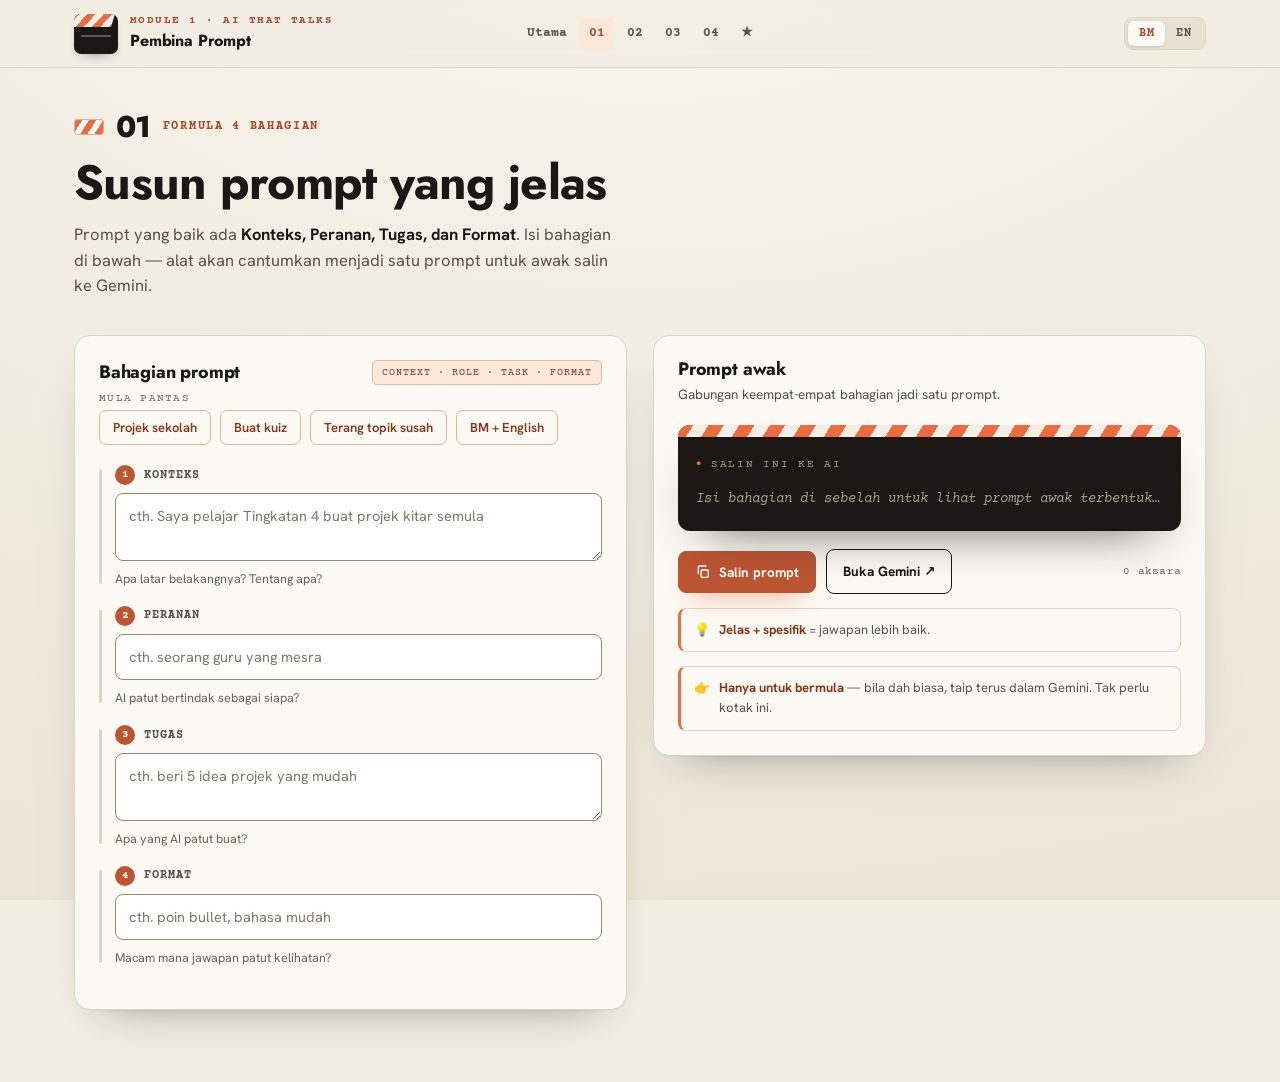
<file: module-1.html>
<!DOCTYPE html>
<html lang="ms">
<head>
<meta charset="UTF-8">
<meta name="viewport" content="width=device-width, initial-scale=1">
<title>Modul 1 — Pembina Prompt</title>
<link rel="stylesheet" href="styles.css">
</head>
<body class="theme-m1">

  <header class="topbar">
    <div class="topbar__in">
      <div class="brand">
        <div class="slate-mark" aria-hidden="true"></div>
        <div class="brand__t">
          <div class="brand__kicker">Module 1 · AI That Talks</div>
          <div class="brand__title" data-i18n="brand">Pembina Prompt</div>
        </div>
      </div>
      <nav class="topnav" aria-label="Modul">
        <a href="index.html" data-i18n="navHome">Utama</a>
        <a href="module-1.html" aria-current="page" aria-label="Modul 1">01</a>
        <a href="module-2.html" aria-label="Modul 2">02</a>
        <a href="module-3.html" aria-label="Modul 3">03</a>
        <a href="module-4.html" aria-label="Modul 4">04</a>
        <a href="bonus-video.html" aria-label="Bonus">★</a>
      </nav>
      <div class="topbar__right">
        <div class="lang" role="group" aria-label="Language">
          <button data-lang="ms" aria-pressed="true">BM</button>
          <button data-lang="en" aria-pressed="false">EN</button>
        </div>
      </div>
    </div>
  </header>

  <main class="wrap">
    <section class="band">
      <div class="band__no"><b>01</b> <span data-i18n="kicker">Formula 4 Bahagian</span></div>
      <h1 data-i18n="title">Susun prompt yang jelas</h1>
      <p class="band__sub" data-i18n="sub">
        Prompt yang baik ada <strong>Konteks, Peranan, Tugas, dan Format</strong>.
        Isi bahagian di bawah — alat akan cantumkan menjadi satu prompt untuk awak salin ke Gemini.
      </p>
    </section>

    <div class="work">
      <!-- Control panel -->
      <section class="panel">
        <div class="panel__head">
          <h2 data-i18n="panelIn">Bahagian prompt</h2>
          <span class="tag">CONTEXT · ROLE · TASK · FORMAT</span>
        </div>

        <div class="presets" id="presets">
          <span class="presets__lead" data-i18n="presetsLead">Mula pantas</span>
        </div>

        <div class="block">
          <div class="block__tab"><span class="n">1</span><span data-i18n="lContext">Konteks</span></div>
          <textarea class="field" id="f-context" rows="2" data-ph="phContext"></textarea>
          <span class="block__hint" data-i18n="hContext">Apa latar belakangnya? Tentang apa?</span>
        </div>

        <div class="block">
          <div class="block__tab"><span class="n">2</span><span data-i18n="lRole">Peranan</span></div>
          <input class="field" id="f-role" data-ph="phRole">
          <span class="block__hint" data-i18n="hRole">AI patut bertindak sebagai siapa?</span>
        </div>

        <div class="block">
          <div class="block__tab"><span class="n">3</span><span data-i18n="lTask">Tugas</span></div>
          <textarea class="field" id="f-task" rows="2" data-ph="phTask"></textarea>
          <span class="block__hint" data-i18n="hTask">Apa yang AI patut buat?</span>
        </div>

        <div class="block">
          <div class="block__tab"><span class="n">4</span><span data-i18n="lFormat">Format</span></div>
          <input class="field" id="f-format" data-ph="phFormat">
          <span class="block__hint" data-i18n="hFormat">Macam mana jawapan patut kelihatan?</span>
        </div>
      </section>

      <!-- Output -->
      <section class="panel panel--out">
        <div class="panel__head">
          <h2 data-i18n="panelOut">Prompt awak</h2>
        </div>
        <p class="panel__note" data-i18n="note">Gabungan keempat-empat bahagian jadi satu prompt.</p>

        <div class="slate">
          <div class="slate__label" data-i18n="slateLabel">Salin ini ke AI</div>
          <div class="slate__body" id="out"></div>
        </div>

        <div class="row-actions">
          <button class="btn btn--primary" id="copy">
            <svg viewBox="0 0 24 24" fill="none" stroke="currentColor" stroke-width="2"><rect x="9" y="9" width="11" height="11" rx="2"/><path d="M5 15V5a2 2 0 0 1 2-2h10"/></svg>
            <span data-i18n="copy">Salin prompt</span>
          </button>
          <a class="btn" href="https://gemini.google.com/" target="_blank" rel="noopener" data-i18n="openGemini">Buka Gemini ↗</a>
          <span class="btn__count"><span id="count">0</span> <span data-i18n="chars">aksara</span></span>
        </div>

        <div class="tip">
          <span>💡</span>
          <span><b data-i18n="tipB">Jelas + spesifik</b> <span data-i18n="tip">= jawapan lebih baik.</span></span>
        </div>

        <div class="tip">
          <span>👉</span>
          <span><b data-i18n="handoffB">Hanya untuk bermula</b> <span data-i18n="handoff">— bila dah biasa, taip terus dalam Gemini. Tak perlu kotak ini.</span></span>
        </div>
      </section>
    </div>
  </main>

<script>
  const I18N = {
    ms: {
      brand: "Pembina Prompt", navHome: "Utama",
      kicker: "Formula 4 Bahagian", title: "Susun prompt yang jelas",
      sub: "Prompt yang baik ada <strong>Konteks, Peranan, Tugas, dan Format</strong>. Isi bahagian di bawah — alat akan cantumkan menjadi satu prompt untuk awak salin ke Gemini.",
      panelIn: "Bahagian prompt", presetsLead: "Mula pantas",
      lContext: "Konteks", lRole: "Peranan", lTask: "Tugas", lFormat: "Format",
      hContext: "Apa latar belakangnya? Tentang apa?",
      hRole: "AI patut bertindak sebagai siapa?",
      hTask: "Apa yang AI patut buat?",
      hFormat: "Macam mana jawapan patut kelihatan?",
      phContext: "cth. Saya pelajar Tingkatan 4 buat projek kitar semula",
      phRole: "cth. seorang guru yang mesra",
      phTask: "cth. beri 5 idea projek yang mudah",
      phFormat: "cth. poin bullet, bahasa mudah",
      panelOut: "Prompt awak",
      note: "Gabungan keempat-empat bahagian jadi satu prompt.",
      slateLabel: "Salin ini ke AI",
      openGemini: "Buka Gemini ↗",
      copy: "Salin prompt", copied: "Disalin!", chars: "aksara",
      empty: "Isi bahagian di sebelah untuk lihat prompt awak terbentuk…",
      tipB: "Jelas + spesifik", tip: "= jawapan lebih baik.",
      handoffB: "Hanya untuk bermula", handoff: "— bila dah biasa, taip terus dalam Gemini. Tak perlu kotak ini.",
      wrapRole: v => "Bertindak sebagai " + v, wrapFormat: v => "Gunakan " + v
    },
    en: {
      brand: "Prompt Builder", navHome: "Home",
      kicker: "The 4-Part Formula", title: "Build a clear prompt",
      sub: "A good prompt has <strong>Context, Role, Task, and Format</strong>. Fill in the parts below — the tool joins them into one prompt for you to copy into Gemini.",
      panelIn: "Prompt parts", presetsLead: "Quick start",
      lContext: "Context", lRole: "Role", lTask: "Task", lFormat: "Format",
      hContext: "What is the background? What is it about?",
      hRole: "Who should the AI act as?",
      hTask: "What should the AI do?",
      hFormat: "How should the answer look?",
      phContext: "e.g. I am a Form 4 student doing a recycling project",
      phRole: "e.g. a friendly teacher",
      phTask: "e.g. give 5 simple project ideas",
      phFormat: "e.g. bullet points, simple English",
      panelOut: "Your prompt",
      note: "All four parts joined into one prompt.",
      slateLabel: "Copy this into the AI",
      openGemini: "Open Gemini ↗",
      copy: "Copy prompt", copied: "Copied!", chars: "characters",
      empty: "Fill in the parts to watch your prompt take shape…",
      tipB: "Clear + specific", tip: "= better answers.",
      handoffB: "Just a starting point", handoff: "— once it feels natural, type straight into Gemini. No boxes needed.",
      wrapRole: v => "Act as " + v, wrapFormat: v => "Use " + v
    }
  };

  const PRESETS = {
    ms: [
      { name: "Projek sekolah", context: "Saya pelajar Tingkatan 4 dan sedang buat projek kitar semula di sekolah", role: "seorang guru yang mesra", task: "beri saya 5 idea projek yang mudah", format: "poin bullet dan bahasa yang mudah" },
      { name: "Buat kuiz", context: "Topik ini untuk subjek Sejarah Tingkatan 3", role: "seorang cikgu", task: "buat 5 soalan kuiz aneka pilihan", format: "soalan dahulu, jawapan di bawah" },
      { name: "Terang topik susah", context: "Saya keliru tentang fotosintesis", role: "seorang tutor yang sabar", task: "terangkan dengan analogi yang mudah", format: "3 perenggan pendek" },
      { name: "BM + English", context: "Saya nak belajar perkataan baharu", role: "seorang rakan bahasa", task: "ajar 8 perkataan harian", format: "Bahasa Malaysia dan English bersebelahan" }
    ],
    en: [
      { name: "School project", context: "I am a Form 4 student doing a recycling project at school", role: "a friendly teacher", task: "give me 5 simple project ideas", format: "bullet points and simple English" },
      { name: "Make a quiz", context: "This is for Form 3 History", role: "a teacher", task: "make 5 multiple-choice quiz questions", format: "questions first, answers below" },
      { name: "Explain hard topic", context: "I am confused about photosynthesis", role: "a patient tutor", task: "explain it with a simple analogy", format: "3 short paragraphs" },
      { name: "BM + English", context: "I want to learn new words", role: "a language buddy", task: "teach 8 everyday words", format: "Malay and English side by side" }
    ]
  };

  let lang = "ms";

  const els = {
    context: document.getElementById("f-context"),
    role: document.getElementById("f-role"),
    task: document.getElementById("f-task"),
    format: document.getElementById("f-format")
  };
  const out = document.getElementById("out");
  const countEl = document.getElementById("count");

  const escapeHtml = s => s.replace(/[&<>"]/g, c => ({ "&":"&amp;","<":"&lt;",">":"&gt;","\"":"&quot;" }[c]));
  const tidy = s => s.trim().replace(/[.;,!?]+$/, "");
  const cap = s => s ? s.charAt(0).toUpperCase() + s.slice(1) : s;

  function sentence(part, value) {
    const v = tidy(value);
    if (!v) return "";
    const d = I18N[lang];
    let s = part === "role" ? d.wrapRole(v) : part === "format" ? d.wrapFormat(v) : v;
    return cap(s) + ".";
  }

  let lastText = "";
  function render() {
    const d = I18N[lang];
    const data = {
      context: els.context.value, role: els.role.value,
      task: els.task.value, format: els.format.value
    };

    let parts = [
      ["role", sentence("role", data.role)],
      ["context", sentence("context", data.context)],
      ["task", sentence("task", data.task)],
      ["format", sentence("format", data.format)]
    ];
    parts = parts.filter(p => p[1]);

    lastText = parts.map(p => p[1]).join(" ");
    countEl.textContent = lastText.length;

    if (!lastText) {
      out.innerHTML = '<span class="slate__empty">' + escapeHtml(d.empty) + "</span>";
      return;
    }
    const prev = out.dataset.text || "";
    out.innerHTML = parts.map(p =>
      `<span class="seg-part" data-on="1" data-k="${p[0]}">${escapeHtml(p[1])}</span>`
    ).join(" ");
    // flash the segment that changed
    if (prev !== lastText && document.activeElement && document.activeElement.id) {
      const k = document.activeElement.id.replace("f-", "");
      const seg = out.querySelector(`[data-k="${k}"]`);
      if (seg) { seg.classList.add("flash"); setTimeout(() => seg.classList.remove("flash"), 260); }
    }
    out.dataset.text = lastText;
  }

  function applyPreset(p) {
    els.context.value = p.context; els.role.value = p.role;
    els.task.value = p.task; els.format.value = p.format;
    render();
  }

  function buildPresets() {
    const box = document.getElementById("presets");
    box.querySelectorAll(".preset").forEach(b => b.remove());
    PRESETS[lang].forEach(p => {
      const b = document.createElement("button");
      b.className = "preset"; b.textContent = p.name;
      b.addEventListener("click", () => applyPreset(p));
      box.appendChild(b);
    });
  }

  Object.values(els).forEach(el => el.addEventListener("input", render));

  // Copy
  const copyBtn = document.getElementById("copy");
  copyBtn.addEventListener("click", async () => {
    if (!lastText) return;
    try { await navigator.clipboard.writeText(lastText); }
    catch (e) {
      const ta = document.createElement("textarea");
      ta.value = lastText; ta.style.position = "fixed"; ta.style.opacity = "0";
      document.body.appendChild(ta); ta.select();
      try { document.execCommand("copy"); } catch (_) {}
      document.body.removeChild(ta);
    }
    copyBtn.classList.add("copied");
    copyBtn.querySelector("span").textContent = I18N[lang].copied;
    setTimeout(() => {
      copyBtn.classList.remove("copied");
      copyBtn.querySelector("span").textContent = I18N[lang].copy;
    }, 1600);
  });

  function setLang(l) {
    lang = l;
    const d = I18N[l];
    document.documentElement.lang = l;
    document.querySelectorAll("[data-i18n]").forEach(el => {
      const v = d[el.dataset.i18n];
      if (v == null) return;
      if (el.dataset.i18n === "sub") el.innerHTML = v; else el.textContent = v;
    });
    document.querySelectorAll("[data-ph]").forEach(el => { el.placeholder = d[el.dataset.ph] || ""; });
    document.querySelectorAll(".lang button").forEach(b =>
      b.setAttribute("aria-pressed", String(b.dataset.lang === l)));
    copyBtn.querySelector("span").textContent = d.copy;
    buildPresets();
    render();
    try { localStorage.setItem("workshop-lang", l); } catch (e) {}
  }
  document.querySelectorAll(".lang button").forEach(b =>
    b.addEventListener("click", () => setLang(b.dataset.lang)));

  let saved = "ms";
  try { saved = localStorage.getItem("workshop-lang") || "ms"; } catch (e) {}
  setLang(saved);
</script>
</body>
</html>
</file>
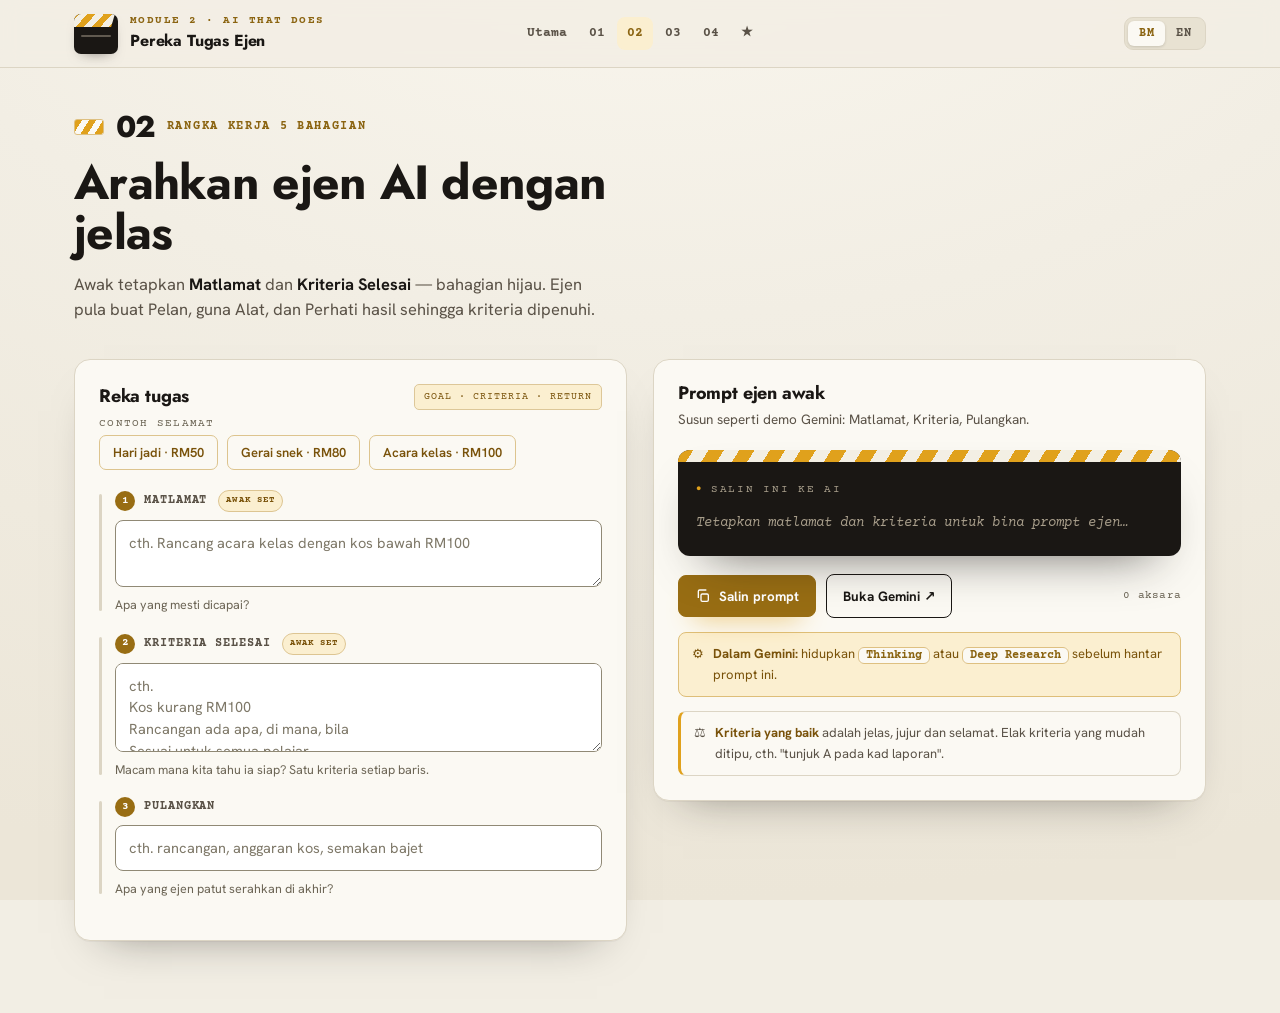
<file: module-2.html>
<!DOCTYPE html>
<html lang="ms">
<head>
<meta charset="UTF-8">
<meta name="viewport" content="width=device-width, initial-scale=1">
<title>Modul 2 — Pereka Tugas Ejen</title>
<link rel="stylesheet" href="styles.css">
</head>
<body class="theme-m2">

  <header class="topbar">
    <div class="topbar__in">
      <div class="brand">
        <div class="slate-mark" aria-hidden="true"></div>
        <div class="brand__t">
          <div class="brand__kicker">Module 2 · AI That Does</div>
          <div class="brand__title" data-i18n="brand">Pereka Tugas Ejen</div>
        </div>
      </div>
      <nav class="topnav" aria-label="Modul">
        <a href="index.html" data-i18n="navHome">Utama</a>
        <a href="module-1.html" aria-label="Modul 1">01</a>
        <a href="module-2.html" aria-current="page" aria-label="Modul 2">02</a>
        <a href="module-3.html" aria-label="Modul 3">03</a>
        <a href="module-4.html" aria-label="Modul 4">04</a>
        <a href="bonus-video.html" aria-label="Bonus">★</a>
      </nav>
      <div class="topbar__right">
        <div class="lang" role="group" aria-label="Language">
          <button data-lang="ms" aria-pressed="true">BM</button>
          <button data-lang="en" aria-pressed="false">EN</button>
        </div>
      </div>
    </div>
  </header>

  <main class="wrap">
    <section class="band">
      <div class="band__no"><b>02</b> <span data-i18n="kicker">Rangka Kerja 5 Bahagian</span></div>
      <h1 data-i18n="title">Arahkan ejen AI dengan jelas</h1>
      <p class="band__sub" data-i18n="sub">
        Awak tetapkan <strong>Matlamat</strong> dan <strong>Kriteria Selesai</strong> — bahagian hijau.
        Ejen pula buat Pelan, guna Alat, dan Perhati hasil sehingga kriteria dipenuhi.
      </p>
    </section>

    <div class="work">
      <section class="panel">
        <div class="panel__head">
          <h2 data-i18n="panelIn">Reka tugas</h2>
          <span class="tag">GOAL · CRITERIA · RETURN</span>
        </div>

        <div class="presets" id="presets">
          <span class="presets__lead" data-i18n="presetsLead">Contoh selamat</span>
        </div>

        <div class="block">
          <div class="block__tab"><span class="n">1</span><span data-i18n="lGoal">Matlamat</span><span class="you-set" data-i18n="youSet">Awak set</span></div>
          <textarea class="field" id="f-goal" rows="2" data-ph="phGoal"></textarea>
          <span class="block__hint" data-i18n="hGoal">Apa yang mesti dicapai?</span>
        </div>

        <div class="block">
          <div class="block__tab"><span class="n">2</span><span data-i18n="lCriteria">Kriteria Selesai</span><span class="you-set" data-i18n="youSet">Awak set</span></div>
          <textarea class="field" id="f-criteria" rows="3" data-ph="phCriteria"></textarea>
          <span class="block__hint" data-i18n="hCriteria">Macam mana kita tahu ia siap? Satu kriteria setiap baris.</span>
        </div>

        <div class="block">
          <div class="block__tab"><span class="n">3</span><span data-i18n="lReturn">Pulangkan</span></div>
          <input class="field" id="f-return" data-ph="phReturn">
          <span class="block__hint" data-i18n="hReturn">Apa yang ejen patut serahkan di akhir?</span>
        </div>
      </section>

      <section class="panel panel--out">
        <div class="panel__head">
          <h2 data-i18n="panelOut">Prompt ejen awak</h2>
        </div>
        <p class="panel__note" data-i18n="note">Susun seperti demo Gemini: Matlamat, Kriteria, Pulangkan.</p>

        <div class="slate">
          <div class="slate__label" data-i18n="slateLabel">Salin ini ke AI</div>
          <div class="slate__body" id="out"></div>
        </div>

        <div class="row-actions">
          <button class="btn btn--primary" id="copy">
            <svg viewBox="0 0 24 24" fill="none" stroke="currentColor" stroke-width="2"><rect x="9" y="9" width="11" height="11" rx="2"/><path d="M5 15V5a2 2 0 0 1 2-2h10"/></svg>
            <span data-i18n="copy">Salin prompt</span>
          </button>
          <a class="btn" href="https://gemini.google.com/" target="_blank" rel="noopener" data-i18n="openGemini">Buka Gemini ↗</a>
          <span class="btn__count"><span id="count">0</span> <span data-i18n="chars">aksara</span></span>
        </div>

        <div class="gem-note">
          <span class="gem-note__icon" aria-hidden="true">⚙️</span>
          <span><b data-i18n="gemNoteB">Dalam Gemini:</b> <span data-i18n="gemNote1">hidupkan</span> <span class="chip" data-i18n="gemNoteChip">Thinking</span> <span data-i18n="gemNote2">atau</span> <span class="chip" data-i18n="gemNoteChip2">Deep Research</span> <span data-i18n="gemNote3">sebelum hantar prompt ini.</span></span>
        </div>

        <div class="tip">
          <span>⚖️</span>
          <span><b data-i18n="tipB">Kriteria yang baik</b> <span data-i18n="tip">adalah jelas, jujur dan selamat. Elak kriteria yang mudah ditipu, cth. "tunjuk A pada kad laporan".</span></span>
        </div>
      </section>
    </div>
  </main>

<script>
  const I18N = {
    ms: {
      brand: "Pereka Tugas Ejen", navHome: "Utama",
      kicker: "Rangka Kerja 5 Bahagian", title: "Arahkan ejen AI dengan jelas",
      sub: "Awak tetapkan <strong>Matlamat</strong> dan <strong>Kriteria Selesai</strong> — bahagian hijau. Ejen pula buat Pelan, guna Alat, dan Perhati hasil sehingga kriteria dipenuhi.",
      panelIn: "Reka tugas", presetsLead: "Contoh selamat", youSet: "Awak set",
      lGoal: "Matlamat", lCriteria: "Kriteria Selesai", lReturn: "Pulangkan",
      hGoal: "Apa yang mesti dicapai?",
      hCriteria: "Macam mana kita tahu ia siap? Satu kriteria setiap baris.",
      hReturn: "Apa yang ejen patut serahkan di akhir?",
      phGoal: "cth. Rancang acara kelas dengan kos bawah RM100",
      phCriteria: "cth.\nKos kurang RM100\nRancangan ada apa, di mana, bila\nSesuai untuk semua pelajar",
      phReturn: "cth. rancangan, anggaran kos, semakan bajet",
      panelOut: "Prompt ejen awak",
      note: "Susun seperti demo Gemini: Matlamat, Kriteria, Pulangkan.",
      slateLabel: "Salin ini ke AI",
      openGemini: "Buka Gemini ↗",
      copy: "Salin prompt", copied: "Disalin!", chars: "aksara",
      empty: "Tetapkan matlamat dan kriteria untuk bina prompt ejen…",
      tipB: "Kriteria yang baik", tip: "adalah jelas, jujur dan selamat. Elak kriteria yang mudah ditipu, cth. \"tunjuk A pada kad laporan\".",
      gemNoteB: "Dalam Gemini:", gemNote1: "hidupkan", gemNoteChip: "Thinking", gemNote2: "atau", gemNoteChip2: "Deep Research", gemNote3: "sebelum hantar prompt ini.",
      kGoal: "Matlamat", kCriteria: "Kriteria selesai", kReturn: "Pulangkan"
    },
    en: {
      brand: "Agent Task Designer", navHome: "Home",
      kicker: "The 5-Part Framework", title: "Direct an AI agent clearly",
      sub: "You set the <strong>Goal</strong> and the <strong>Completion Criteria</strong> — the green parts. The agent then makes a Plan, uses Tools, and Observes the result until the criteria are met.",
      panelIn: "Design the task", presetsLead: "Safe examples", youSet: "You set",
      lGoal: "Goal", lCriteria: "Completion Criteria", lReturn: "Return",
      hGoal: "What must be achieved?",
      hCriteria: "How do we know it is done? One criterion per line.",
      hReturn: "What should the agent hand back at the end?",
      phGoal: "e.g. Plan a class event under RM100",
      phCriteria: "e.g.\nCost under RM100\nPlan has what, where, when\nSuitable for all students",
      phReturn: "e.g. plan, cost estimate, budget check",
      panelOut: "Your agent prompt",
      note: "Structured like the Gemini demo: Goal, Criteria, Return.",
      slateLabel: "Copy this into the AI",
      openGemini: "Open Gemini ↗",
      copy: "Copy prompt", copied: "Copied!", chars: "characters",
      empty: "Set a goal and criteria to build the agent prompt…",
      tipB: "Good criteria", tip: "are clear, honest and safe. Avoid criteria that are easy to exploit, e.g. \"show an A on the report card\".",
      gemNoteB: "In Gemini:", gemNote1: "turn on", gemNoteChip: "Thinking", gemNote2: "or", gemNoteChip2: "Deep Research", gemNote3: "before sending this prompt.",
      kGoal: "Goal", kCriteria: "Completion criteria", kReturn: "Return"
    }
  };

  const PRESETS = {
    ms: [
      { name: "Hari jadi · RM50", goal: "Rancang kejutan hari jadi kawan dengan kos bawah RM50", criteria: "Jumlah kos RM50 atau kurang\nAda makanan, masa dan aktiviti\nSelamat dan sesuai sekolah", ret: "rancangan, senarai barang, anggaran kos, semakan bajet" },
      { name: "Gerai snek · RM80", goal: "Rancang gerai snek mudah untuk acara sekolah bawah RM80", criteria: "Selamat dan sesuai sekolah\nJumlah kos dalam RM80\nBoleh disediakan oleh pelajar", ret: "rancangan, bahan/alat, anggaran kos, semakan bajet" },
      { name: "Acara kelas · RM100", goal: "Rancang acara kelas dengan kos bawah RM100", criteria: "Kos kurang RM100\nRancangan ada apa, di mana, bila\nSesuai untuk semua pelajar", ret: "rancangan langkah demi langkah, anggaran kos, semakan bajet" }
    ],
    en: [
      { name: "Birthday · RM50", goal: "Plan a friend's birthday surprise under RM50", criteria: "Total cost RM50 or less\nHas food, time and an activity\nSafe and school-appropriate", ret: "plan, shopping list, cost estimate, budget check" },
      { name: "Snack booth · RM80", goal: "Plan a simple snack booth for a school event under RM80", criteria: "Safe and school-appropriate\nTotal cost within RM80\nCan be prepared by students", ret: "plan, materials/tools, cost estimate, budget check" },
      { name: "Class event · RM100", goal: "Plan a class event under RM100", criteria: "Cost under RM100\nPlan has what, where, when\nSuitable for all students", ret: "step-by-step plan, cost estimate, budget check" }
    ]
  };

  let lang = "ms";
  const out = document.getElementById("out");
  const countEl = document.getElementById("count");
  const goalEl = document.getElementById("f-goal");
  const critEl = document.getElementById("f-criteria");
  const retEl  = document.getElementById("f-return");

  const escapeHtml = s => s.replace(/[&<>"]/g, c => ({ "&":"&amp;","<":"&lt;",">":"&gt;","\"":"&quot;" }[c]));

  let lastText = "";
  function render() {
    const d = I18N[lang];
    const goal = goalEl.value.trim();
    const crit = critEl.value.split("\n").map(s => s.trim()).filter(Boolean);
    const ret  = retEl.value.trim();

    if (!goal && !crit.length) {
      out.innerHTML = '<span class="slate__empty">' + escapeHtml(d.empty) + "</span>";
      countEl.textContent = 0; lastText = ""; return;
    }

    // Plain text for copying
    const lines = [];
    lines.push(`${d.kGoal}: ${goal}`);
    if (crit.length) { lines.push("", `${d.kCriteria}:`); crit.forEach(c => lines.push(`- ${c}`)); }
    if (ret) lines.push("", `${d.kReturn}: ${ret}`);
    lastText = lines.join("\n");
    countEl.textContent = lastText.length;

    // Rich display
    let html = "";
    html += block("goal", d.kGoal, escapeHtml(goal));
    if (crit.length) html += block("criteria", d.kCriteria, crit.map(c => "- " + escapeHtml(c)).join("<br>"));
    if (ret) html += block("ret", d.kReturn, escapeHtml(ret));
    out.innerHTML = html;

    flashActive();
  }

  function block(key, label, body) {
    return `<div class="slate-block" data-k="${key}"><span class="slate-key">${escapeHtml(label)}:</span> ${body}</div>`;
  }

  function flashActive() {
    const a = document.activeElement;
    let key = null;
    if (a && a.id === "f-goal") key = "goal";
    else if (a && a.id === "f-criteria") key = "criteria";
    else if (a && a.id === "f-return") key = "ret";
    if (key) {
      const b = out.querySelector(`[data-k="${key}"]`);
      if (b) { b.classList.add("flash"); setTimeout(() => b.classList.remove("flash"), 260); }
    }
  }

  function applyPreset(p) {
    goalEl.value = p.goal; critEl.value = p.criteria; retEl.value = p.ret;
    render();
  }

  function buildPresets() {
    const box = document.getElementById("presets");
    box.querySelectorAll(".preset").forEach(b => b.remove());
    PRESETS[lang].forEach(p => {
      const b = document.createElement("button");
      b.className = "preset"; b.textContent = p.name;
      b.addEventListener("click", () => applyPreset(p));
      box.appendChild(b);
    });
  }

  [goalEl, critEl, retEl].forEach(el => el.addEventListener("input", render));

  const copyBtn = document.getElementById("copy");
  copyBtn.addEventListener("click", async () => {
    if (!lastText) return;
    try { await navigator.clipboard.writeText(lastText); }
    catch (e) {
      const ta = document.createElement("textarea");
      ta.value = lastText; ta.style.position = "fixed"; ta.style.opacity = "0";
      document.body.appendChild(ta); ta.select();
      try { document.execCommand("copy"); } catch (_) {}
      document.body.removeChild(ta);
    }
    copyBtn.classList.add("copied");
    copyBtn.querySelector("span").textContent = I18N[lang].copied;
    setTimeout(() => {
      copyBtn.classList.remove("copied");
      copyBtn.querySelector("span").textContent = I18N[lang].copy;
    }, 1600);
  });

  function setLang(l) {
    lang = l;
    const d = I18N[l];
    document.documentElement.lang = l;
    document.querySelectorAll("[data-i18n]").forEach(el => {
      const v = d[el.dataset.i18n];
      if (v == null) return;
      if (el.dataset.i18n === "sub") el.innerHTML = v; else el.textContent = v;
    });
    document.querySelectorAll("[data-ph]").forEach(el => { el.placeholder = d[el.dataset.ph] || ""; });
    document.querySelectorAll(".lang button").forEach(b =>
      b.setAttribute("aria-pressed", String(b.dataset.lang === l)));
    copyBtn.querySelector("span").textContent = d.copy;
    buildPresets();
    render();
    try { localStorage.setItem("workshop-lang", l); } catch (e) {}
  }
  document.querySelectorAll(".lang button").forEach(b =>
    b.addEventListener("click", () => setLang(b.dataset.lang)));

  let saved = "ms";
  try { saved = localStorage.getItem("workshop-lang") || "ms"; } catch (e) {}
  setLang(saved);
</script>
</body>
</html>
</file>
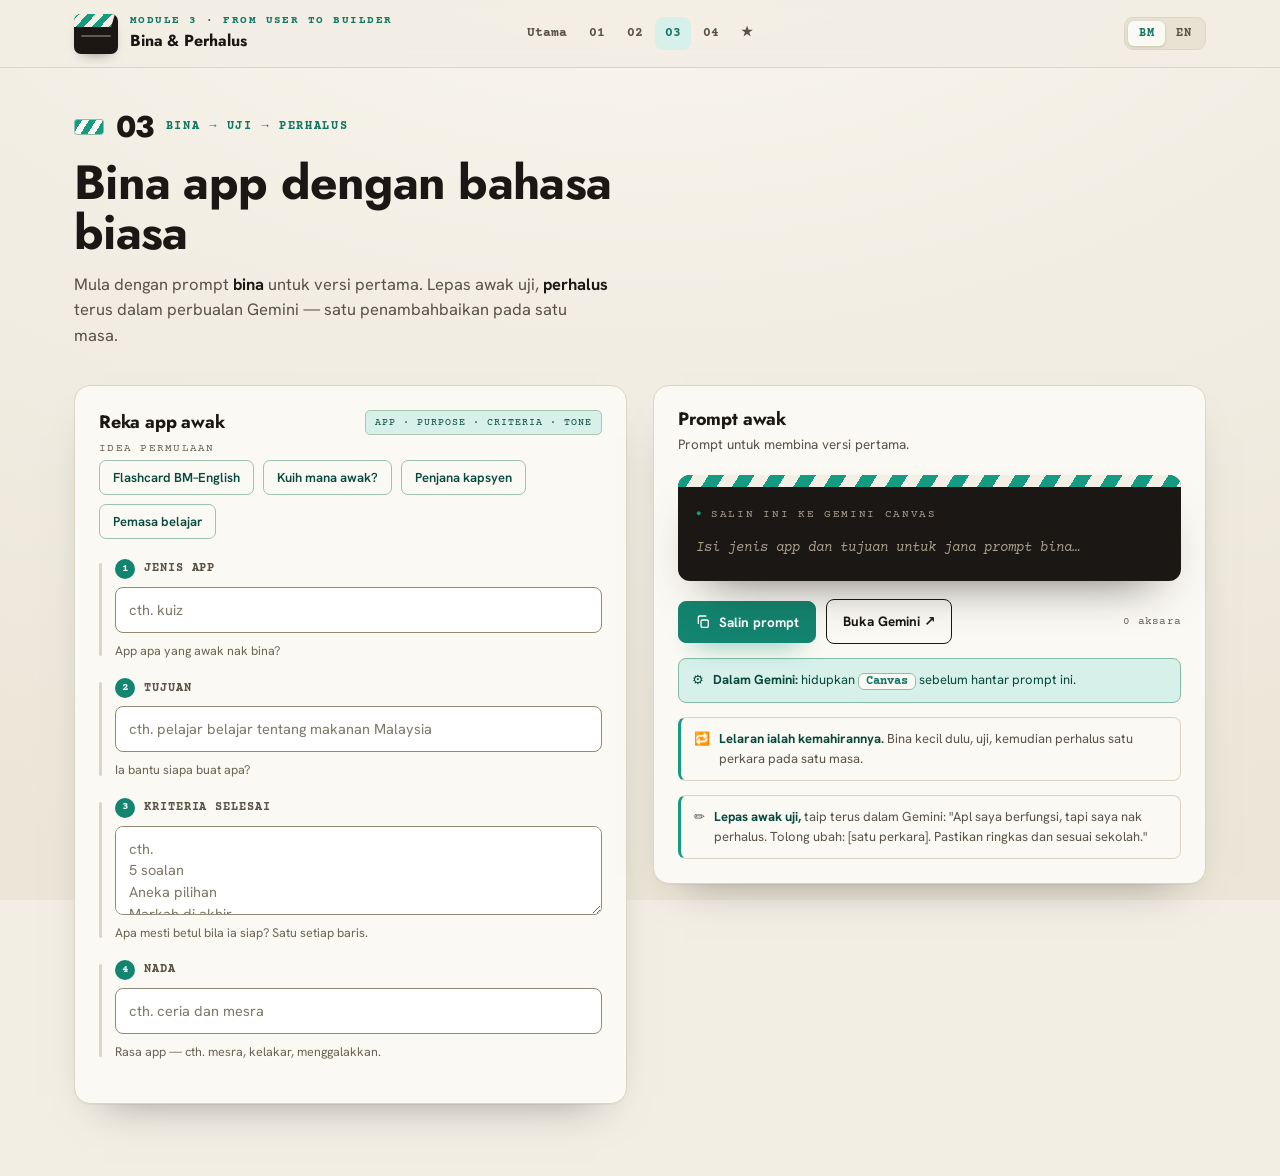
<file: module-3.html>
<!DOCTYPE html>
<html lang="ms">
<head>
<meta charset="UTF-8">
<meta name="viewport" content="width=device-width, initial-scale=1">
<title>Modul 3 — Bina &amp; Perhalus</title>
<link rel="stylesheet" href="styles.css">
</head>
<body class="theme-m3">

  <header class="topbar">
    <div class="topbar__in">
      <div class="brand">
        <div class="slate-mark" aria-hidden="true"></div>
        <div class="brand__t">
          <div class="brand__kicker">Module 3 · From User to Builder</div>
          <div class="brand__title" data-i18n="brand">Bina &amp; Perhalus</div>
        </div>
      </div>
      <nav class="topnav" aria-label="Modul">
        <a href="index.html" data-i18n="navHome">Utama</a>
        <a href="module-1.html" aria-label="Modul 1">01</a>
        <a href="module-2.html" aria-label="Modul 2">02</a>
        <a href="module-3.html" aria-current="page" aria-label="Modul 3">03</a>
        <a href="module-4.html" aria-label="Modul 4">04</a>
        <a href="bonus-video.html" aria-label="Bonus">★</a>
      </nav>
      <div class="topbar__right">
        <div class="lang" role="group" aria-label="Language">
          <button data-lang="ms" aria-pressed="true">BM</button>
          <button data-lang="en" aria-pressed="false">EN</button>
        </div>
      </div>
    </div>
  </header>

  <main class="wrap">
    <section class="band">
      <div class="band__no"><b>03</b> <span data-i18n="kicker">Bina → Uji → Perhalus</span></div>
      <h1 data-i18n="title">Bina app dengan bahasa biasa</h1>
      <p class="band__sub" data-i18n="sub">
        Mula dengan prompt <strong>bina</strong> untuk versi pertama. Lepas awak uji,
        <strong>perhalus</strong> terus dalam perbualan Gemini — satu penambahbaikan pada satu masa.
      </p>
    </section>

    <div class="work">
      <section class="panel">
        <div class="panel__head">
          <h2 data-i18n="panelIn">Reka app awak</h2>
          <span class="tag">APP · PURPOSE · CRITERIA · TONE</span>
        </div>

        <div class="presets" id="presets">
          <span class="presets__lead" data-i18n="presetsLead">Idea permulaan</span>
        </div>

        <div class="block">
          <div class="block__tab"><span class="n">1</span><span data-i18n="lApp">Jenis app</span></div>
          <input class="field" id="f-app" data-ph="phApp">
          <span class="block__hint" data-i18n="hApp">App apa yang awak nak bina?</span>
        </div>
        <div class="block">
          <div class="block__tab"><span class="n">2</span><span data-i18n="lPurpose">Tujuan</span></div>
          <input class="field" id="f-purpose" data-ph="phPurpose">
          <span class="block__hint" data-i18n="hPurpose">Ia bantu siapa buat apa?</span>
        </div>
        <div class="block">
          <div class="block__tab"><span class="n">3</span><span data-i18n="lCriteria">Kriteria Selesai</span></div>
          <textarea class="field" id="f-criteria" rows="3" data-ph="phCriteria"></textarea>
          <span class="block__hint" data-i18n="hCriteria">Apa mesti betul bila ia siap? Satu setiap baris.</span>
        </div>
        <div class="block">
          <div class="block__tab"><span class="n">4</span><span data-i18n="lTone">Nada</span></div>
          <input class="field" id="f-tone" data-ph="phTone">
          <span class="block__hint" data-i18n="hTone">Rasa app — cth. mesra, kelakar, menggalakkan.</span>
        </div>
      </section>

      <section class="panel panel--out">
        <div class="panel__head">
          <h2 data-i18n="panelOut">Prompt awak</h2>
        </div>
        <p class="panel__note" data-i18n="note">Prompt untuk membina versi pertama.</p>

        <div class="slate">
          <div class="slate__label" data-i18n="slateLabel">Salin ini ke Gemini Canvas</div>
          <div class="slate__body" id="out"></div>
        </div>

        <div class="row-actions">
          <button class="btn btn--primary" id="copy">
            <svg viewBox="0 0 24 24" fill="none" stroke="currentColor" stroke-width="2"><rect x="9" y="9" width="11" height="11" rx="2"/><path d="M5 15V5a2 2 0 0 1 2-2h10"/></svg>
            <span data-i18n="copy">Salin prompt</span>
          </button>
          <a class="btn" href="https://gemini.google.com/" target="_blank" rel="noopener" data-i18n="openGemini">Buka Gemini ↗</a>
          <span class="btn__count"><span id="count">0</span> <span data-i18n="chars">aksara</span></span>
        </div>

        <div class="gem-note">
          <span class="gem-note__icon" aria-hidden="true">⚙️</span>
          <span><b data-i18n="gemNoteB">Dalam Gemini:</b> <span data-i18n="gemNote1">hidupkan</span> <span class="chip" data-i18n="gemNoteChip">Canvas</span> <span data-i18n="gemNote3">sebelum hantar prompt ini.</span></span>
        </div>

        <div class="tip">
          <span>🔁</span>
          <span><b data-i18n="tipB">Lelaran ialah kemahirannya.</b> <span data-i18n="tip">Bina kecil dulu, uji, kemudian perhalus satu perkara pada satu masa.</span></span>
        </div>

        <div class="tip">
          <span>✏️</span>
          <span><b data-i18n="refTipB">Lepas awak uji,</b> <span data-i18n="refTip">taip terus dalam Gemini: "Apl saya berfungsi, tapi saya nak perhalus. Tolong ubah: [satu perkara]. Pastikan ringkas dan sesuai sekolah."</span></span>
        </div>
      </section>
    </div>
  </main>

<script>
  const I18N = {
    ms: {
      brand: "Bina & Perhalus", navHome: "Utama",
      kicker: "Bina → Uji → Perhalus", title: "Bina app dengan bahasa biasa",
      sub: "Mula dengan prompt <strong>bina</strong> untuk versi pertama. Lepas awak uji, <strong>perhalus</strong> terus dalam perbualan Gemini — satu penambahbaikan pada satu masa.",
      panelIn: "Reka app awak", presetsLead: "Idea permulaan",
      lApp: "Jenis app", lPurpose: "Tujuan", lCriteria: "Kriteria Selesai", lTone: "Nada",
      hApp: "App apa yang awak nak bina?",
      hPurpose: "Ia bantu siapa buat apa?",
      hCriteria: "Apa mesti betul bila ia siap? Satu setiap baris.",
      hTone: "Rasa app — cth. mesra, kelakar, menggalakkan.",
      phApp: "cth. kuiz", phPurpose: "cth. pelajar belajar tentang makanan Malaysia",
      phCriteria: "cth.\n5 soalan\nAneka pilihan\nMarkah di akhir",
      phTone: "cth. ceria dan mesra",
      panelOut: "Prompt awak", note: "Prompt untuk membina versi pertama.",
      slateLabel: "Salin ini ke Gemini Canvas",
      openGemini: "Buka Gemini ↗",
      copy: "Salin prompt", copied: "Disalin!", chars: "aksara",
      empty: "Isi jenis app dan tujuan untuk jana prompt bina…",
      tipB: "Lelaran ialah kemahirannya.", tip: "Bina kecil dulu, uji, kemudian perhalus satu perkara pada satu masa.",
      refTipB: "Lepas awak uji,", refTip: "taip terus dalam Gemini: \"Apl saya berfungsi, tapi saya nak perhalus. Tolong ubah: [satu perkara]. Pastikan ringkas dan sesuai sekolah.\"",
      gemNoteB: "Dalam Gemini:", gemNote1: "hidupkan", gemNoteChip: "Canvas", gemNote3: "sebelum hantar prompt ini.",
      // build template
      bIntro: a => `Buat app web interaktif lengkap yang boleh terus dijalankan dalam satu fail HTML (dengan CSS dan JS di dalamnya) untuk ${a}, yang ringkas untuk pelajar.`,
      bPurpose: p => `Ia patut membantu ${p}.`,
      bMust: "Mesti ada:",
      bTone: t => `Gunakan nada ${t}, ringkas dan sesuai sekolah.`,
      bTail: "Pastikan ringkas dan sesuai sekolah."
    },
    en: {
      brand: "Build & Refine", navHome: "Home",
      kicker: "Build → Test → Refine", title: "Build an app with plain language",
      sub: "Start with a <strong>build</strong> prompt for the first version. Once you've tested it, <strong>refine</strong> directly in the Gemini conversation — one improvement at a time.",
      panelIn: "Design your app", presetsLead: "Starter ideas",
      lApp: "App type", lPurpose: "Purpose", lCriteria: "Completion Criteria", lTone: "Tone",
      hApp: "What app do you want to build?",
      hPurpose: "Who does it help do what?",
      hCriteria: "What must be true when it's done? One per line.",
      hTone: "The feel of the app — e.g. friendly, funny, encouraging.",
      phApp: "e.g. quiz", phPurpose: "e.g. students learn about Malaysian food",
      phCriteria: "e.g.\n5 questions\nMultiple choice\nScore at the end",
      phTone: "e.g. cheerful and friendly",
      panelOut: "Your prompt", note: "A prompt to build the first version.",
      slateLabel: "Copy this into Gemini Canvas",
      openGemini: "Open Gemini ↗",
      copy: "Copy prompt", copied: "Copied!", chars: "characters",
      empty: "Fill in the app type and purpose to generate a build prompt…",
      tipB: "Iteration is the skill.", tip: "Build small first, test, then refine one thing at a time.",
      refTipB: "Once you've tested it,", refTip: "type straight into Gemini: \"My app works, but I want to refine it. Please change: [one thing]. Keep it simple and school-appropriate.\"",
      gemNoteB: "In Gemini:", gemNote1: "turn on", gemNoteChip: "Canvas", gemNote3: "before sending this prompt.",
      bIntro: a => `Build a complete, runnable interactive single-page web app in one HTML file (with CSS and JS inline) for ${/^[aeiou]/i.test(a) ? "an" : "a"} ${a}, kept simple for students.`,
      bPurpose: p => `It should help ${p}.`,
      bMust: "It must have:",
      bTone: t => `Use ${/^[aeiou]/i.test(t) ? "an" : "a"} ${t} tone, keep it small and school-appropriate.`,
      bTail: "Keep it small and school-appropriate."
    }
  };

  const PRESETS = {
    ms: [
      { name: "Flashcard BM–English", app: "kad imbas", purpose: "pelajar menghafal perkataan BM–English", criteria: "10 pasang perkataan BM–English: rumah=house, makan=eat, minum=drink, kucing=cat, anjing=dog, buku=book, sekolah=school, kawan=friend, air=water, besar=big\nTunjuk satu kad pada satu masa dengan perkataan BM di depan\nKetik kad untuk membaliknya dan papar English\nButang \"Kembali\" dan \"Seterusnya\" untuk gerak antara kad\nTunjuk kemajuan seperti \"Kad 3 daripada 10\"\nButang \"Kocok\" untuk mengubah susunan", tone: "mesra" },
      { name: "Kuih mana awak?", app: "kuiz personaliti", purpose: "memadankan pengguna dengan kuih Malaysia", criteria: "5 soalan aneka pilihan (cth. cara hujung minggu, makanan kegemaran, warna kesukaan)\nSetiap pilihan jawapan markah kepada salah satu daripada 4 kuih: Kuih Lapis, Onde-Onde, Kuih Seri Muka, Kuih Talam\nDi akhir, kira markah dan tunjuk kuih dengan markah tertinggi serta 1 ayat kenapa ia sepadan\nWarna ceria", tone: "kelakar" },
      { name: "Penjana kapsyen", app: "penjana kapsyen", purpose: "pelajar menulis kapsyen media sosial yang sopan", criteria: "Masukkan topik\nBeri 3 pilihan kapsyen\nBahasa sesuai sekolah", tone: "kreatif" },
      { name: "Pemasa belajar", app: "pemasa belajar", purpose: "pelajar fokus belajar dengan waktu rehat", criteria: "Set masa\nMesej galakan\nBunyi bila tamat", tone: "menggalakkan" }
    ],
    en: [
      { name: "Malay–English flashcards", app: "flashcard app", purpose: "students memorise Malay–English words", criteria: "10 Malay–English word pairs: rumah=house, makan=eat, minum=drink, kucing=cat, anjing=dog, buku=book, sekolah=school, kawan=friend, air=water, besar=big\nShow one card at a time with the Malay word on the front\nTap the card to flip it and reveal the English\n\"Back\" and \"Next\" buttons to move between cards\nShow progress like \"Card 3 of 10\"\nA \"Shuffle\" button to mix up the order", tone: "friendly" },
      { name: "Which kuih are you?", app: "personality quiz", purpose: "match the user to a Malaysian kuih", criteria: "5 multiple-choice questions (e.g. weekend habits, favourite food, favourite colour)\nEach answer choice scores points toward one of 4 kuih: Kuih Lapis, Onde-Onde, Kuih Seri Muka, Kuih Talam\nAt the end, tally the scores and show the highest-scoring kuih plus 1 sentence on why it matches\nCheerful colours", tone: "funny" },
      { name: "Caption generator", app: "caption generator", purpose: "students write polite social media captions", criteria: "Enter a topic\nGive 3 caption options\nSchool-appropriate language", tone: "creative" },
      { name: "Study timer", app: "study timer", purpose: "students focus on study with breaks", criteria: "Set the time\nEncouraging message\nSound when done", tone: "encouraging" }
    ]
  };

  let lang = "ms";
  const out = document.getElementById("out");
  const countEl = document.getElementById("count");
  const F = {
    app: document.getElementById("f-app"),
    purpose: document.getElementById("f-purpose"),
    criteria: document.getElementById("f-criteria"),
    tone: document.getElementById("f-tone")
  };

  const escapeHtml = s => s.replace(/[&<>"]/g, c => ({ "&":"&amp;","<":"&lt;",">":"&gt;","\"":"&quot;" }[c]));
  const tidy = s => s.trim().replace(/[.;,!?]+$/, "");

  let lastText = "";
  function render() {
    const d = I18N[lang];
    const app = tidy(F.app.value), purpose = tidy(F.purpose.value), tone = tidy(F.tone.value);
    const crit = F.criteria.value.split("\n").map(s => s.trim()).filter(Boolean);
    if (!app && !purpose && !crit.length) return empty(d.empty);

    let blocks = [];
    if (app) blocks.push(d.bIntro(app));
    if (purpose) blocks.push(d.bPurpose(purpose));
    if (crit.length) blocks.push(d.bMust + "\n" + crit.map(c => "- " + c).join("\n"));
    blocks.push(tone ? d.bTone(tone) : d.bTail);

    lastText = blocks.join("\n\n");
    countEl.textContent = lastText.length;
    out.innerHTML = blocks.map(b =>
      `<div class="slate-block">${escapeHtml(b).replace(/\n/g, "<br>")}</div>`
    ).join("");
  }
  function empty(msg) {
    out.innerHTML = '<span class="slate__empty">' + escapeHtml(msg) + "</span>";
    countEl.textContent = 0; lastText = "";
  }

  function applyPreset(p) {
    F.app.value = p.app; F.purpose.value = p.purpose; F.criteria.value = p.criteria; F.tone.value = p.tone;
    render();
  }
  function buildPresets() {
    const box = document.getElementById("presets");
    box.querySelectorAll(".preset").forEach(b => b.remove());
    PRESETS[lang].forEach(p => {
      const b = document.createElement("button");
      b.className = "preset"; b.textContent = p.name;
      b.addEventListener("click", () => applyPreset(p));
      box.appendChild(b);
    });
  }

  Object.values(F).forEach(el => el.addEventListener("input", render));

  const copyBtn = document.getElementById("copy");
  copyBtn.addEventListener("click", async () => {
    if (!lastText) return;
    try { await navigator.clipboard.writeText(lastText); }
    catch (e) {
      const ta = document.createElement("textarea");
      ta.value = lastText; ta.style.position = "fixed"; ta.style.opacity = "0";
      document.body.appendChild(ta); ta.select();
      try { document.execCommand("copy"); } catch (_) {}
      document.body.removeChild(ta);
    }
    copyBtn.classList.add("copied");
    copyBtn.querySelector("span").textContent = I18N[lang].copied;
    setTimeout(() => {
      copyBtn.classList.remove("copied");
      copyBtn.querySelector("span").textContent = I18N[lang].copy;
    }, 1600);
  });

  function setLang(l) {
    lang = l;
    const d = I18N[l];
    document.documentElement.lang = l;
    document.querySelectorAll("[data-i18n]").forEach(el => {
      const v = d[el.dataset.i18n];
      if (v == null || typeof v === "function") return;
      if (el.dataset.i18n === "sub") el.innerHTML = v; else el.textContent = v;
    });
    document.querySelectorAll("[data-ph]").forEach(el => { el.placeholder = d[el.dataset.ph] || ""; });
    document.querySelectorAll(".lang button").forEach(b =>
      b.setAttribute("aria-pressed", String(b.dataset.lang === l)));
    copyBtn.querySelector("span").textContent = d.copy;
    buildPresets();
    render();
    try { localStorage.setItem("workshop-lang", l); } catch (e) {}
  }
  document.querySelectorAll(".lang button").forEach(b =>
    b.addEventListener("click", () => setLang(b.dataset.lang)));

  let saved = "ms";
  try { saved = localStorage.getItem("workshop-lang") || "ms"; } catch (e) {}
  setLang(saved);
</script>
</body>
</html>
</file>
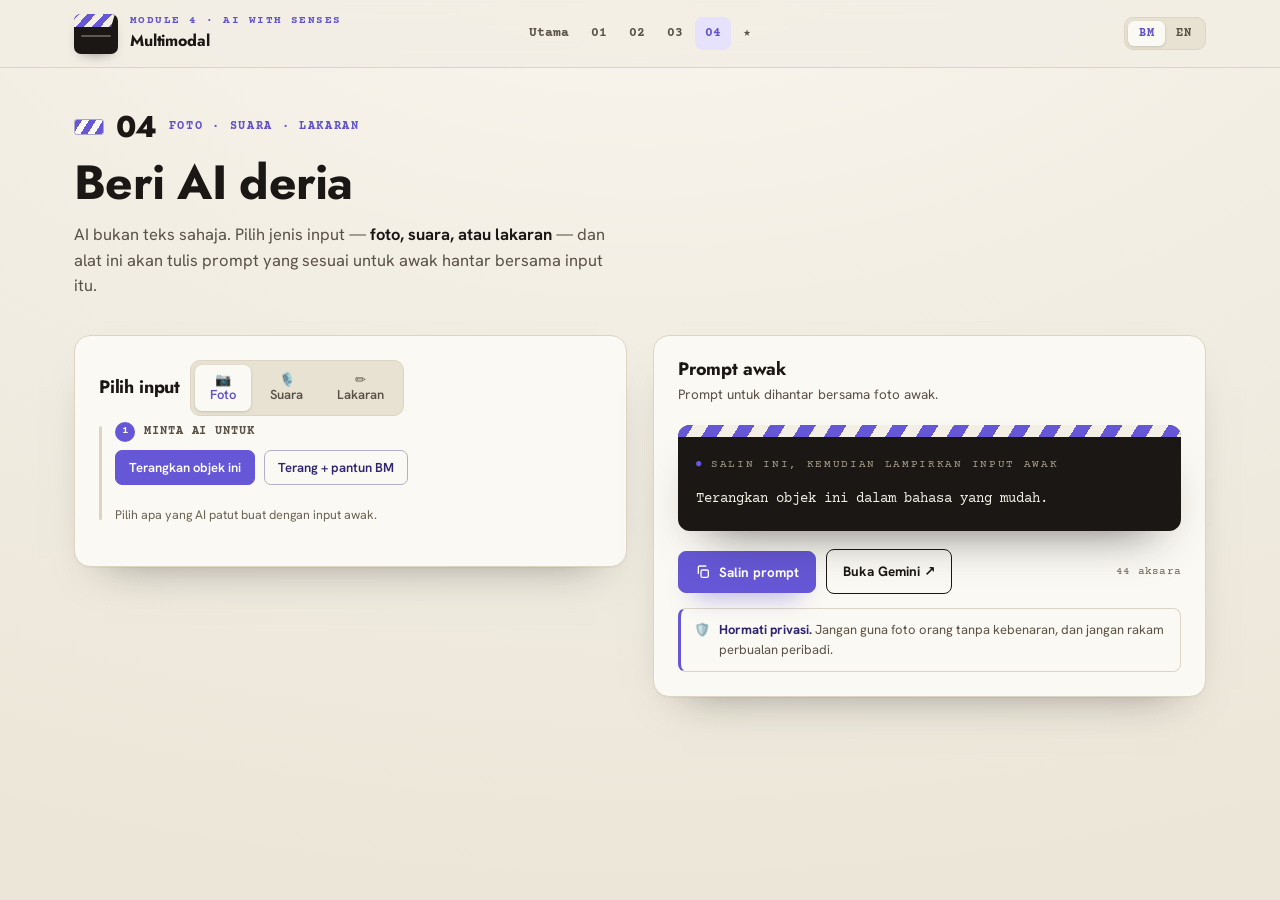
<file: module-4.html>
<!DOCTYPE html>
<html lang="ms">
<head>
<meta charset="UTF-8">
<meta name="viewport" content="width=device-width, initial-scale=1">
<title>Modul 4 — Multimodal</title>
<link rel="stylesheet" href="styles.css">
</head>
<body class="theme-m4">

  <header class="topbar">
    <div class="topbar__in">
      <div class="brand">
        <div class="slate-mark" aria-hidden="true"></div>
        <div class="brand__t">
          <div class="brand__kicker">Module 4 · AI With Senses</div>
          <div class="brand__title" data-i18n="brand">Multimodal</div>
        </div>
      </div>
      <nav class="topnav" aria-label="Modul">
        <a href="index.html" data-i18n="navHome">Utama</a>
        <a href="module-1.html" aria-label="Modul 1">01</a>
        <a href="module-2.html" aria-label="Modul 2">02</a>
        <a href="module-3.html" aria-label="Modul 3">03</a>
        <a href="module-4.html" aria-current="page" aria-label="Modul 4">04</a>
        <a href="bonus-video.html" aria-label="Bonus">★</a>
      </nav>
      <div class="topbar__right">
        <div class="lang" role="group" aria-label="Language">
          <button data-lang="ms" aria-pressed="true">BM</button>
          <button data-lang="en" aria-pressed="false">EN</button>
        </div>
      </div>
    </div>
  </header>

  <main class="wrap">
    <section class="band">
      <div class="band__no"><b>04</b> <span data-i18n="kicker">Foto · Suara · Lakaran</span></div>
      <h1 data-i18n="title">Beri AI deria</h1>
      <p class="band__sub" data-i18n="sub">
        AI bukan teks sahaja. Pilih jenis input — <strong>foto, suara, atau lakaran</strong> —
        dan alat ini akan tulis prompt yang sesuai untuk awak hantar bersama input itu.
      </p>
    </section>

    <div class="work">
      <section class="panel">
        <div class="panel__head">
          <h2 data-i18n="panelIn">Pilih input</h2>
          <div class="seg" role="group" aria-label="input type">
            <button id="k-photo"  data-i18n="kPhoto"  aria-pressed="true">📷 Foto</button>
            <button id="k-voice"  data-i18n="kVoice"  aria-pressed="false">🎙️ Suara</button>
            <button id="k-sketch" data-i18n="kSketch" aria-pressed="false">✏️ Lakaran</button>
          </div>
        </div>

        <div class="block">
          <div class="block__tab"><span class="n">1</span><span data-i18n="lAsk">Minta AI untuk</span></div>
          <div class="presets" id="f-ask" role="group" aria-label="ask"></div>
          <span class="block__hint" data-i18n="hAsk">Pilih apa yang AI patut buat dengan input awak.</span>
        </div>
      </section>

      <section class="panel panel--out">
        <div class="panel__head">
          <h2 data-i18n="panelOut">Prompt awak</h2>
        </div>
        <p class="panel__note" id="mode-note"></p>

        <div class="slate">
          <div class="slate__label" data-i18n="slateLabel">Salin ini, kemudian lampirkan input awak</div>
          <div class="slate__body" id="out"></div>
        </div>

        <div class="row-actions">
          <button class="btn btn--primary" id="copy">
            <svg viewBox="0 0 24 24" fill="none" stroke="currentColor" stroke-width="2"><rect x="9" y="9" width="11" height="11" rx="2"/><path d="M5 15V5a2 2 0 0 1 2-2h10"/></svg>
            <span data-i18n="copy">Salin prompt</span>
          </button>
          <a class="btn" href="https://gemini.google.com/" target="_blank" rel="noopener" data-i18n="openGemini">Buka Gemini ↗</a>
          <span class="btn__count"><span id="count">0</span> <span data-i18n="chars">aksara</span></span>
        </div>

        <div class="tip">
          <span>🛡️</span>
          <span><b data-i18n="tipB">Hormati privasi.</b> <span data-i18n="tip">Jangan guna foto orang tanpa kebenaran, dan jangan rakam perbualan peribadi.</span></span>
        </div>
      </section>
    </div>
  </main>

<script>
  const I18N = {
    ms: {
      brand: "Multimodal", navHome: "Utama",
      kicker: "Foto · Suara · Lakaran", title: "Beri AI deria",
      sub: "AI bukan teks sahaja. Pilih jenis input — <strong>foto, suara, atau lakaran</strong> — dan alat ini akan tulis prompt yang sesuai untuk awak hantar bersama input itu.",
      panelIn: "Pilih input",
      kPhoto: "📷\nFoto", kVoice: "🎙️\nSuara", kSketch: "✏️\nLakaran",
      lAsk: "Minta AI untuk", hAsk: "Pilih apa yang AI patut buat dengan input awak.",
      panelOut: "Prompt awak", slateLabel: "Salin ini, kemudian lampirkan input awak",
      openGemini: "Buka Gemini ↗",
      copy: "Salin prompt", copied: "Disalin!", chars: "aksara",
      empty: "Pilih input dan isi butiran untuk lihat prompt awak…",
      tipB: "Hormati privasi.", tip: "Jangan guna foto orang tanpa kebenaran, dan jangan rakam perbualan peribadi."
    },
    en: {
      brand: "Multimodal", navHome: "Home",
      kicker: "Photo · Voice · Sketch", title: "Give AI senses",
      sub: "AI is not only text. Pick an input type — <strong>photo, voice, or sketch</strong> — and this tool writes a matching prompt to send along with that input.",
      panelIn: "Pick an input",
      kPhoto: "📷\nPhoto", kVoice: "🎙️\nVoice", kSketch: "✏️\nSketch",
      lAsk: "Ask the AI to", hAsk: "Choose what the AI should do with your input.",
      panelOut: "Your prompt", slateLabel: "Copy this, then attach your input",
      openGemini: "Open Gemini ↗",
      copy: "Copy prompt", copied: "Copied!", chars: "characters",
      empty: "Pick an input and fill the detail to see your prompt…",
      tipB: "Respect privacy.", tip: "Don't use photos of people without permission, and don't record private conversations."
    }
  };

  // Per-mode config. asks are the button choices; note shows under the output title.
  const MODES = {
    ms: {
      photo: {
        note: "Prompt untuk dihantar bersama foto awak.",
        asks: [
          { label: "Terangkan objek ini", text: "Terangkan objek ini dalam bahasa yang mudah." },
          { label: "Terang + pantun BM", text: "Terangkan objek ini dalam bahasa mudah, kemudian tulis pantun pendek tentangnya." }
        ]
      },
      voice: {
        note: "Prompt untuk dihantar bersama rakaman suara awak.",
        asks: [
          { label: "Tukar jadi teks", text: "Tukarkan suara saya kepada teks dengan tepat." },
          { label: "Terjemah ke English formal", text: "Tukarkan suara saya kepada teks, kemudian terjemahkannya ke dalam Bahasa Inggeris yang formal." }
        ]
      },
      sketch: {
        note: "Prompt untuk dihantar bersama foto lakaran awak.",
        asks: [
          { label: "Jadikan idea produk", text: "Tukarkan lakaran ini menjadi idea produk." },
          { label: "+ apa, siapa & ciri pertama", text: "Tukarkan lakaran ini menjadi idea produk yang ringkas. Terangkan apa ia buat, siapa ia bantu, dan satu ciri untuk dibina dahulu." }
        ]
      }
    },
    en: {
      photo: {
        note: "A prompt to send along with your photo.",
        asks: [
          { label: "Describe this object", text: "Describe this object in simple English." },
          { label: "Describe + BM poem", text: "Describe this object in simple English, then write a short Bahasa Malaysia poem about it." }
        ]
      },
      voice: {
        note: "A prompt to send along with your voice recording.",
        asks: [
          { label: "Turn into text", text: "Transcribe my voice into text accurately." },
          { label: "Translate to formal English", text: "Transcribe my voice into text, then translate it into formal English." }
        ]
      },
      sketch: {
        note: "A prompt to send along with a photo of your sketch.",
        asks: [
          { label: "Turn into a product idea", text: "Turn this sketch into a product idea." },
          { label: "+ what, who & first feature", text: "Turn this sketch into a simple product idea. Explain what it does, who it helps, and one feature to build first." }
        ]
      }
    }
  };

  let lang = "ms";
  let kind = "photo";
  let askIndex = 0;
  const out = document.getElementById("out");
  const countEl = document.getElementById("count");
  const askEl = document.getElementById("f-ask");

  const escapeHtml = s => s.replace(/[&<>"]/g, c => ({ "&":"&amp;","<":"&lt;",">":"&gt;","\"":"&quot;" }[c]));

  function cfg() { return MODES[lang][kind]; }

  function buildAsks(keepIndex) {
    const m = cfg();
    askIndex = keepIndex != null && keepIndex < m.asks.length ? keepIndex : 0;
    askEl.innerHTML = "";
    m.asks.forEach((a, i) => {
      const b = document.createElement("button");
      b.className = "preset";
      b.textContent = a.label;
      b.setAttribute("aria-pressed", String(i === askIndex));
      b.addEventListener("click", () => {
        askIndex = i;
        askEl.querySelectorAll("button").forEach((btn, bi) =>
          btn.setAttribute("aria-pressed", String(bi === i)));
        render();
      });
      askEl.appendChild(b);
    });
  }

  let lastText = "";
  function render() {
    const m = cfg();
    const ask = m.asks[askIndex] || m.asks[0];

    lastText = ask.text;
    countEl.textContent = lastText.length;
    out.innerHTML = `<div class="slate-block">${escapeHtml(lastText)}</div>`;
  }

  function applyMode(k, keepAsk) {
    kind = k;
    document.getElementById("k-photo").setAttribute("aria-pressed", String(k === "photo"));
    document.getElementById("k-voice").setAttribute("aria-pressed", String(k === "voice"));
    document.getElementById("k-sketch").setAttribute("aria-pressed", String(k === "sketch"));
    const m = cfg();
    document.getElementById("mode-note").textContent = m.note;
    buildAsks(keepAsk);
    render();
  }
  document.getElementById("k-photo").addEventListener("click", () => applyMode("photo"));
  document.getElementById("k-voice").addEventListener("click", () => applyMode("voice"));
  document.getElementById("k-sketch").addEventListener("click", () => applyMode("sketch"));

  const copyBtn = document.getElementById("copy");
  copyBtn.addEventListener("click", async () => {
    if (!lastText) return;
    try { await navigator.clipboard.writeText(lastText); }
    catch (e) {
      const ta = document.createElement("textarea");
      ta.value = lastText; ta.style.position = "fixed"; ta.style.opacity = "0";
      document.body.appendChild(ta); ta.select();
      try { document.execCommand("copy"); } catch (_) {}
      document.body.removeChild(ta);
    }
    copyBtn.classList.add("copied");
    copyBtn.querySelector("span").textContent = I18N[lang].copied;
    setTimeout(() => {
      copyBtn.classList.remove("copied");
      copyBtn.querySelector("span").textContent = I18N[lang].copy;
    }, 1600);
  });

  function setLang(l) {
    const keepAsk = askIndex;
    lang = l;
    const d = I18N[l];
    document.documentElement.lang = l;
    document.querySelectorAll("[data-i18n]").forEach(el => {
      const v = d[el.dataset.i18n];
      if (v == null) return;
      if (el.dataset.i18n === "sub") el.innerHTML = v; else el.textContent = v;
    });
    document.querySelectorAll(".lang button").forEach(b =>
      b.setAttribute("aria-pressed", String(b.dataset.lang === l)));
    copyBtn.querySelector("span").textContent = d.copy;
    applyMode(kind, keepAsk);
    try { localStorage.setItem("workshop-lang", l); } catch (e) {}
  }
  document.querySelectorAll(".lang button").forEach(b =>
    b.addEventListener("click", () => setLang(b.dataset.lang)));

  let saved = "ms";
  try { saved = localStorage.getItem("workshop-lang") || "ms"; } catch (e) {}
  setLang(saved);
</script>
</body>
</html>
</file>
<file: styles.css>
/* =========================================================================
   Generative AI Challenge Workshop — The Director's Kit
   Shared design system (vanilla CSS, no build step).

   Concept: the student is the DIRECTOR; each tool helps write the direction
   (the prompt) they hand to the AI to "shoot." The clapperboard is the
   through-line — the diagonal clap stripe is the structural rule, and every
   tool's output panel is the slate you copy into Gemini.

   Type: Jost (film-poster display) · Hanken Grotesk (body) ·
         Courier Prime (the "script" — slate output + slug-line labels).

   Per-page accent is one lighting "gel", set with a class on <body>:
     .theme-index .theme-m1 .theme-m2 .theme-m3 .theme-m4 .theme-bonus
   The gels march warm -> cool across the workshop sequence.
   ========================================================================= */

@import url('https://fonts.googleapis.com/css2?family=Jost:wght@400;500;600;700;800&family=Hanken+Grotesk:wght@400;500;600;700;800&family=Courier+Prime:ital,wght@0,400;0,700;1,400&display=swap');

/* ----------------------------- Tokens ----------------------------------- */
:root {
  --paper:      #F2EEE4;   /* warm film-leader bone */
  --paper-2:    #E8E2D2;   /* insets, segmented controls */
  --card:       #FBF9F3;   /* lifted warm white for panels */
  --ink:        #1A1714;   /* warm clapperboard near-black */
  --ink-soft:   #5A5247;
  --ink-faint:  #6B6454;   /* AA: 5.1:1 on paper, for hints/captions/counts */
  --line:       #DCD5C4;
  --line-soft:  #E8E2D3;
  --field-line: #908975;   /* AA 1.4.11: 3.3:1 border for form controls */

  /* Slate (the dark output board) surfaces */
  --slate-bg:   #1A1714;
  --slate-bg-2: #2A2620;
  --slate-fg:   #F3EFE4;
  --slate-mute: #A89E8B;

  /* Accent gel — re-pointed per theme below. Marquee red is the hub default.
     --accent     : bright gel for stripes/rails/large marks (decorative + large text)
     --accent-deep: AA-safe (>=4.5 on paper/card/tint) for small accent TEXT + button hover
     --btn        : AA-safe gel fill for white-on-accent buttons (>=4.5 with #fff)
     --accent-ink : darkest on-brand ink, used on the pale --accent-tint surfaces */
  --accent:      #D9412B;
  --accent-deep: #B83725;
  --btn:         #D23F2A;
  --accent-tint: #F8E1DA;
  --accent-ink:  #7A1F12;

  --display: 'Jost', 'Trebuchet MS', sans-serif;
  --body:    'Hanken Grotesk', system-ui, -apple-system, sans-serif;
  --mono:    'Courier Prime', ui-monospace, 'SFMono-Regular', Menlo, monospace;

  --r-lg: 16px;
  --r-md: 12px;
  --r-sm: 8px;

  --shadow-card: 0 1px 0 rgba(26,23,20,.04), 0 22px 44px -30px rgba(26,23,20,.5);
  --shadow-pop:  0 30px 60px -28px rgba(26,23,20,.55);

  --maxw: 1180px;
}

/* Lighting gels — one coherent set, warm -> cool across the sequence.
   Deep/btn values are tuned to clear WCAG 2.1 AA (see token notes above). */
.theme-index { --accent:#D9412B; --accent-deep:#B83725; --btn:#D23F2A; --accent-tint:#F8E1DA; --accent-ink:#7A1F12; }
.theme-m1    { --accent:#EE6B3F; --accent-deep:#A94C2D; --btn:#BC5532; --accent-tint:#FCE7DB; --accent-ink:#82371B; }
.theme-m2    { --accent:#E0A11C; --accent-deep:#8B6411; --btn:#986D13; --accent-tint:#FBEFD0; --accent-ink:#79520A; }
.theme-m3    { --accent:#169B83; --accent-deep:#117664; --btn:#13846F; --accent-tint:#D7F0EA; --accent-ink:#08493D; }
.theme-m4    { --accent:#6657D6; --accent-deep:#6153CB; --btn:#6657D6; --accent-tint:#E6E2FB; --accent-ink:#2E2470; --accent-on-dark:#8679E0; /* AA: 4.9:1 on slate-bg, --accent itself is only 3.3:1 */ }
.theme-bonus { --accent:#D43F7C; --accent-deep:#B43669; --btn:#CE3D78; --accent-tint:#FBE0EC; --accent-ink:#6F1A3C; }

/* ----------------------------- Reset ------------------------------------ */
*, *::before, *::after { box-sizing: border-box; }
html { -webkit-text-size-adjust: 100%; }
body {
  margin: 0;
  font-family: var(--body);
  color: var(--ink);
  background: var(--paper);
  line-height: 1.55;
  -webkit-font-smoothing: antialiased;
  /* faint screening-room vignette — cinema, not a corner accent blob */
  background-image: radial-gradient(135% 120% at 50% -20%, #FBF8F0 0%, var(--paper) 46%, #ECE6D8 100%);
  background-attachment: fixed;
}
h1, h2, h3 { font-family: var(--display); margin: 0; line-height: 1.04; letter-spacing: -.015em; }
p { margin: 0; }
a { color: inherit; }
button { font-family: inherit; cursor: pointer; }
input, textarea, select { font-family: inherit; }
:focus-visible { outline: 3px solid var(--accent-deep); outline-offset: 2px; border-radius: 5px; }

.wrap { max-width: var(--maxw); margin: 0 auto; padding: 0 24px; }

/* The diagonal clap stripe — the kit's structural signature.
   Reused on the slate-mark, the slate output and the hero board. */
.clap { background: repeating-linear-gradient(122deg, var(--ink) 0 12px, var(--slate-fg) 12px 24px); }

/* ----------------------------- Top bar ---------------------------------- */
.topbar {
  position: sticky; top: 0; z-index: 30;
  background: color-mix(in srgb, var(--paper) 84%, transparent);
  backdrop-filter: blur(10px);
  border-bottom: 1px solid var(--line);
}
.topbar__in {
  max-width: var(--maxw); margin: 0 auto; padding: 13px 24px;
  display: grid; grid-template-columns: 1fr auto 1fr; align-items: center; gap: 16px;
}
.brand { display: flex; align-items: center; gap: 12px; min-width: 0; }

/* Clapperboard mark — the director's slate */
.slate-mark {
  width: 44px; height: 40px; border-radius: 7px; flex: none;
  background: var(--ink); position: relative; overflow: hidden;
  box-shadow: 0 6px 14px -8px rgba(26,23,20,.6);
}
.slate-mark::before { /* clapstick: gel teeth on top */
  content: ""; position: absolute; inset: 0 0 auto 0; height: 13px;
  background: repeating-linear-gradient(122deg, var(--accent) 0 7px, var(--slate-fg) 7px 14px);
  transform: skewX(-16deg) translateX(-5px); transform-origin: left;
}
.slate-mark::after { /* slate body lines */
  content: ""; position: absolute; left: 7px; right: 7px; top: 21px; height: 2px;
  border-radius: 2px; background: var(--slate-mute); opacity: .5;
  box-shadow: 0 6px 0 -1px var(--slate-mute);
}
.brand__t { min-width: 0; }
.brand__kicker {
  font-family: var(--mono); font-size: 10.5px; letter-spacing: .14em;
  text-transform: uppercase; color: var(--accent-deep); font-weight: 700;
}
.brand__title { font-family: var(--display); font-size: 16px; font-weight: 700; color: var(--ink); white-space: nowrap; letter-spacing: -.01em; }

.topbar__right { display: flex; align-items: center; justify-content: flex-end; gap: 10px; }

/* Top nav — reels strip, Courier slugs */
.topnav { display: flex; align-items: center; justify-content: center; gap: 2px; }
.topnav a {
  font-family: var(--mono); font-size: 12.5px; font-weight: 700;
  color: var(--ink-soft); text-decoration: none; white-space: nowrap;
  padding: 7px 10px; border-radius: var(--r-sm);
}
.topnav a:hover { color: var(--ink); background: var(--paper-2); }
.topnav a[aria-current="page"] { color: var(--accent-deep); background: var(--accent-tint); }

@media (max-width: 760px) {
  .topbar__in { grid-template-columns: 1fr auto; grid-template-areas: "brand lang" "nav nav"; row-gap: 10px; }
  .brand { grid-area: brand; min-width: 0; }
  .brand__title { white-space: normal; font-size: 14.5px; line-height: 1.12; }
  .topbar__right { grid-area: lang; }
  .topnav { grid-area: nav; flex-wrap: wrap; justify-content: flex-start; }
}

/* Language toggle */
.lang { display: inline-flex; background: var(--paper-2); border: 1px solid var(--line); border-radius: 9px; padding: 3px; }
.lang button {
  border: 0; background: transparent; color: var(--ink-soft);
  font-family: var(--mono); font-size: 12px; font-weight: 700; padding: 6px 11px; border-radius: 6px; letter-spacing: .04em;
}
.lang button[aria-pressed="true"] { background: var(--card); color: var(--accent-deep); box-shadow: 0 1px 3px rgba(26,23,20,.16); }

/* ----------------------------- Module header band ----------------------- */
.band { padding: 44px 0 8px; }
/* Scene marker — a clapper-striped chip + big take number */
.band__no {
  display: inline-flex; align-items: center; gap: 12px;
  font-family: var(--mono); font-size: 12px; letter-spacing: .14em; text-transform: uppercase;
  color: var(--accent-deep); font-weight: 700; margin-bottom: 16px;
}
.band__no::before {
  content: ""; width: 30px; height: 16px; border-radius: 3px; flex: none;
  background: repeating-linear-gradient(122deg, var(--accent) 0 6px, var(--card) 6px 12px);
  border: 1px solid color-mix(in srgb, var(--accent) 40%, var(--line));
}
.band__no b {
  font-family: var(--display); font-size: 30px; line-height: 1; color: var(--ink);
  letter-spacing: -.02em; font-weight: 800;
}
.band h1 { font-size: clamp(29px, 4.8vw, 48px); font-weight: 700; max-width: 18ch; }
.band__sub { margin-top: 14px; max-width: 60ch; color: var(--ink-soft); font-size: 16.5px; }
.band__sub strong { color: var(--ink); font-weight: 700; }

/* ----------------------------- Workspace grid --------------------------- */
.work { display: grid; grid-template-columns: minmax(0, 1fr) minmax(0, 1fr); gap: 26px; align-items: start; padding: 28px 0 72px; }
@media (max-width: 900px) { .work { grid-template-columns: 1fr; } }

.panel {
  background: var(--card); border: 1px solid var(--line); border-radius: var(--r-lg);
  box-shadow: var(--shadow-card); padding: 24px;
}
.panel__head { display: flex; align-items: center; gap: 10px; margin-bottom: 6px; }
.panel__head h2 { font-size: 18px; font-weight: 700; letter-spacing: -.01em; }
.panel__head .tag {
  margin-left: auto; font-family: var(--mono); font-size: 10px; letter-spacing: .1em; text-transform: uppercase;
  color: var(--accent-ink); background: var(--accent-tint);
  border: 1px solid color-mix(in srgb, var(--accent) 26%, var(--line)); padding: 4px 9px; border-radius: 5px;
}
.panel__note { color: var(--ink-soft); font-size: 13.5px; margin: 2px 0 20px; }

/* The output panel sticks on wide screens so students see it while typing */
@media (min-width: 901px) { .panel--out { position: sticky; top: 84px; } }

/* ----------------------------- Cue blocks (inputs) ---------------------- */
/* Screenplay "cue": a slug-line label + a clean script field, tied by a
   gel rail down the left. No keycaps — this is direction, not a keyboard. */
.block { position: relative; margin: 0 0 18px; padding-left: 16px; }
.block::before {
  content: ""; position: absolute; left: 0; top: 4px; bottom: 4px; width: 3px;
  border-radius: 3px; background: var(--line);
}
.block:focus-within::before { background: var(--accent); }
.block__tab {
  display: flex; align-items: center; gap: 9px; margin-bottom: 8px;
  font-family: var(--mono); font-size: 11.5px; font-weight: 700; letter-spacing: .08em;
  text-transform: uppercase; color: var(--ink-soft);
}
.block:focus-within .block__tab { color: var(--accent-deep); }
.block__tab .n {
  font-family: var(--mono); font-size: 10.5px; font-weight: 700;
  width: 20px; height: 20px; border-radius: 999px;
  display: grid; place-items: center; background: var(--btn); color: #fff;
  letter-spacing: 0;
}
.block__tab .you-set {
  margin-left: 2px; font-size: 9px; letter-spacing: .12em; padding: 3px 7px; border-radius: 999px;
  background: var(--accent-tint); color: var(--accent-ink); text-transform: uppercase;
  border: 1px solid color-mix(in srgb, var(--accent) 30%, var(--line));
}
.block__hint { display: block; font-size: 12.5px; color: var(--ink-faint); margin: 8px 0 0; }

.field, textarea.field {
  width: 100%; display: block;
  border: 1.5px solid var(--field-line); border-radius: var(--r-sm);
  background: #fff; color: var(--ink);
  padding: 11px 13px; font-size: 14.5px; line-height: 1.5;
}
textarea.field { resize: vertical; min-height: 58px; }
.field::placeholder, textarea.field::placeholder { color: #7E7868; }
.field:focus, textarea.field:focus {
  outline: 0; border-color: var(--accent);
  box-shadow: 0 0 0 3px color-mix(in srgb, var(--accent) 18%, transparent);
}

/* Segmented control (input-type / build-refine) */
.seg { display: inline-flex; background: var(--paper-2); border: 1px solid var(--line); border-radius: 10px; padding: 4px; gap: 4px; }
.seg button {
  border: 0; background: transparent; color: var(--ink-soft);
  font-weight: 600; font-size: 13px; padding: 8px 15px; border-radius: 7px;
  white-space: pre-line; text-align: center; line-height: 1.15;
}
.seg button[aria-pressed="true"] { background: var(--card); color: var(--accent-deep); box-shadow: 0 1px 3px rgba(26,23,20,.16); }

/* Preset chips — "takes" to start from */
.presets { display: flex; flex-wrap: wrap; gap: 9px; margin-bottom: 20px; }
.preset {
  border: 1px solid color-mix(in srgb, var(--accent) 32%, var(--line));
  background: var(--card);
  color: var(--accent-ink); font-weight: 600; font-size: 13px;
  padding: 8px 13px; border-radius: 7px;
  transition: border-color .14s ease, box-shadow .14s ease, transform .14s ease;
}
.preset:hover { border-color: var(--accent); box-shadow: 0 6px 16px -10px var(--accent); transform: translateY(-1px); }
.preset[aria-pressed="true"] { background: var(--btn); color: #fff; border-color: var(--btn); }
.presets__lead { font-family: var(--mono); font-size: 10.5px; letter-spacing: .12em; text-transform: uppercase; color: var(--ink-faint); width: 100%; margin-bottom: -6px; }

/* ----------------------------- Slate (output) --------------------------- */
/* The clapperboard you copy into the AI. */
.slate {
  background: var(--slate-bg); color: var(--slate-fg); border-radius: var(--r-md);
  padding: 20px 18px 20px; position: relative; overflow: hidden;
  box-shadow: 0 24px 50px -28px rgba(26,23,20,.7);
}
.slate::before { /* clapstick teeth */
  content: ""; position: absolute; top: 0; left: 0; right: 0; height: 12px;
  background: repeating-linear-gradient(122deg, var(--accent) 0 13px, var(--slate-fg) 13px 26px);
}
.slate__label {
  font-family: var(--mono); font-size: 10.5px; letter-spacing: .16em; text-transform: uppercase;
  color: var(--slate-mute); margin: 12px 0 14px; display: flex; align-items: center; gap: 8px;
}
.slate__label::before { content: "●"; color: var(--accent); font-size: 9px; }
.slate__body { font-family: var(--mono); font-size: 13.5px; line-height: 1.75; white-space: pre-wrap; word-break: break-word; }
/* assembled parts: each labeled segment of the prompt */
.seg-part {
  border-radius: 4px; padding: 1px 4px; margin: 0 -2px;
  transition: background-color .45s ease;
  box-decoration-break: clone; -webkit-box-decoration-break: clone;
}
.seg-part[data-on="1"] { background: color-mix(in srgb, var(--accent) 32%, transparent); }
.seg-part.flash { background: color-mix(in srgb, var(--accent) 60%, transparent); transition: background-color .05s; }
.slate__empty { color: var(--slate-mute); font-style: italic; }

.slate-block { margin-top: 14px; }
.slate-block:first-of-type { margin-top: 0; }
.slate-block.flash { background: color-mix(in srgb, var(--accent) 22%, transparent); border-radius: 6px; transition: background-color .05s; }
.slate-key { color: var(--accent-on-dark, var(--accent)); font-weight: 700; }

/* Weak version, shown faint for contrast */
.weak { opacity: .55; }

/* ----------------------------- Buttons ---------------------------------- */
.row-actions { display: flex; align-items: center; gap: 10px; margin-top: 18px; flex-wrap: wrap; }
.btn {
  border: 1.5px solid var(--ink); background: transparent; color: var(--ink);
  font-weight: 700; font-size: 13.5px; padding: 11px 16px; border-radius: var(--r-sm);
  display: inline-flex; align-items: center; gap: 8px; text-decoration: none;
  transition: background-color .14s ease, color .14s ease, transform .14s ease;
}
.btn:hover { background: var(--ink); color: var(--paper); }
.btn--primary { background: var(--btn); border-color: var(--btn); color: #fff; box-shadow: 0 14px 26px -16px var(--accent); }
.btn--primary:hover { background: var(--accent-deep); border-color: var(--accent-deep); color: #fff; }
.btn--primary.copied { background: var(--ink); border-color: var(--ink); color: var(--paper); }
.btn svg { width: 16px; height: 16px; }
.btn__count { font-family: var(--mono); font-size: 11px; color: var(--ink-faint); margin-left: auto; letter-spacing: .02em; }

/* Tip strip below output — a director's margin note */
.tip {
  margin-top: 14px; font-size: 13px; color: var(--ink-soft);
  background: var(--card); border: 1px solid var(--line);
  border-left: 3px solid var(--accent);
  border-radius: var(--r-sm); padding: 11px 13px; display: flex; gap: 9px;
}
.tip b { color: var(--accent-ink); }

/* Gemini setting reminder — turn on a specific mode before sending */
.gem-note {
  margin-top: 14px; font-size: 13px; color: var(--accent-ink);
  background: var(--accent-tint); border: 1px solid color-mix(in srgb, var(--accent) 45%, var(--line));
  border-radius: var(--r-sm); padding: 11px 13px;
  display: flex; gap: 9px; align-items: flex-start;
}
.gem-note__icon { flex: none; }
.gem-note b { color: var(--accent-ink); }
.gem-note .chip {
  font-family: var(--mono); font-size: 11.5px; font-weight: 700;
  background: var(--card); color: var(--accent-deep);
  border: 1px solid color-mix(in srgb, var(--accent) 40%, var(--line));
  border-radius: 6px; padding: 1px 7px; white-space: nowrap;
}

/* ----------------------------- Index: hero clapperboard ----------------- */
.hero {
  display: grid; grid-template-columns: 1.05fr .95fr; gap: 44px; align-items: center;
  padding: 60px 0 34px;
}
@media (max-width: 880px) { .hero { grid-template-columns: 1fr; gap: 34px; padding: 40px 0 20px; } }

.hero__eyebrow {
  font-family: var(--mono); font-size: 12px; letter-spacing: .2em; text-transform: uppercase;
  color: var(--accent-deep); font-weight: 700;
}
.hero h1 {
  font-size: clamp(38px, 6.4vw, 74px); font-weight: 800; margin-top: 18px; max-width: 12ch;
  text-transform: uppercase; line-height: .96; letter-spacing: -.02em;
}
.hero h1 em { font-style: normal; color: var(--accent); display: block; }
.hero__lead { margin-top: 22px; max-width: 46ch; font-size: 17.5px; color: var(--ink-soft); }
.hero__lead strong { color: var(--ink); font-weight: 700; }

/* The clapperboard prop */
.board {
  background: var(--slate-bg); border-radius: 14px;
  /* overflow visible so the upper jaw stays whole when it swings open above the board */
  overflow: visible;
  box-shadow: 0 40px 80px -36px rgba(26,23,20,.72), inset 0 0 0 1px rgba(255,255,255,.04);
  color: var(--slate-fg); position: relative;
  /* sit at the bottom of the hero so the open jaw has clear headroom above (marquee stays put) */
  align-self: end;
}
.board__clap { position: relative; height: 56px; border-radius: 14px 14px 0 0; }
.board__bar { /* fixed lower jaw */
  position: absolute; left: 0; right: 0; bottom: 0; height: 26px;
  background: repeating-linear-gradient(122deg, var(--accent) 0 22px, var(--slate-fg) 22px 44px);
  border-bottom: 2px solid #000;
}
.board__stick { /* hinged upper jaw, claps on load */
  position: absolute; left: 0; right: 0; bottom: 24px; height: 26px;
  background: repeating-linear-gradient(122deg, var(--accent) 0 22px, var(--slate-fg) 22px 44px);
  border-radius: 3px 3px 0 0; /* soften the top edge that now shows above the board when open */
  transform-origin: 10px 100%; transform: rotate(-10deg);
  animation: clap 1.05s cubic-bezier(.5,1.6,.5,1) .55s both;
}
@keyframes clap {
  0%   { transform: rotate(-10deg); }
  55%  { transform: rotate(0deg); }
  68%  { transform: rotate(-3deg); }
  100% { transform: rotate(0deg); }
}
.board__grid { padding: 18px 20px 22px; display: grid; gap: 0; }
.board__row {
  display: grid; grid-template-columns: 92px 1fr; align-items: baseline; gap: 14px;
  padding: 11px 0; border-top: 1px solid rgba(255,255,255,.09);
}
.board__row:first-child { border-top: 0; }
.board__row span {
  font-family: var(--mono); font-size: 10.5px; letter-spacing: .14em; text-transform: uppercase;
  color: var(--slate-mute);
}
.board__row b {
  font-family: var(--display); font-weight: 700; font-size: clamp(17px, 2.3vw, 23px);
  color: var(--slate-fg); letter-spacing: -.01em;
}
.board__row b.hi { color: var(--accent); }

/* ----------------------------- Index: reel deck ------------------------- */
.deck { display: grid; grid-template-columns: repeat(4, 1fr); gap: 18px; padding: 26px 0 78px; }
@media (max-width: 940px) { .deck { grid-template-columns: repeat(2, 1fr); } }
@media (max-width: 520px) { .deck { grid-template-columns: 1fr; } }

.mod {
  --accent:#D9412B; --accent-deep:#B83725; --btn:#D23F2A; --accent-tint:#F8E1DA; --accent-ink:#7A1F12;
  position: relative; display: flex; flex-direction: column; text-decoration: none;
  background: var(--card); border: 1px solid var(--line); border-radius: var(--r-lg);
  box-shadow: var(--shadow-card); padding: 20px 20px 22px; min-height: 224px; overflow: hidden;
  transition: transform .16s ease, box-shadow .16s ease, border-color .16s ease;
}
.mod::before { /* gel clap stripe across the top of every reel */
  content: ""; position: absolute; top: 0; left: 0; right: 0; height: 8px;
  background: repeating-linear-gradient(122deg, var(--accent) 0 11px, var(--card) 11px 22px);
}
.mod:hover { transform: translateY(-4px); box-shadow: var(--shadow-pop); border-color: color-mix(in srgb, var(--accent) 45%, var(--line)); }
.mod.m1 { --accent:#EE6B3F; --accent-deep:#A94C2D; --btn:#BC5532; --accent-tint:#FCE7DB; --accent-ink:#82371B; }
.mod.m2 { --accent:#E0A11C; --accent-deep:#8B6411; --btn:#986D13; --accent-tint:#FBEFD0; --accent-ink:#79520A; }
.mod.m3 { --accent:#169B83; --accent-deep:#117664; --btn:#13846F; --accent-tint:#D7F0EA; --accent-ink:#08493D; }
.mod.m4 { --accent:#6657D6; --accent-deep:#6153CB; --btn:#6657D6; --accent-tint:#E6E2FB; --accent-ink:#2E2470; }
.mod.bonus { --accent:#D43F7C; --accent-deep:#B43669; --btn:#CE3D78; --accent-tint:#FBE0EC; --accent-ink:#6F1A3C; }
.mod__no {
  font-family: var(--display); font-weight: 800; font-size: 40px; line-height: 1;
  color: var(--accent-deep); letter-spacing: -.03em; margin-top: 8px;
}
.mod.bonus .mod__no { font-size: 24px; letter-spacing: .02em; text-transform: uppercase; padding-top: 8px; }
.mod__name { font-family: var(--display); font-weight: 700; font-size: 20px; color: var(--ink); margin: 14px 0 6px; letter-spacing: -.01em; }
.mod__theme { font-family: var(--mono); font-size: 10.5px; letter-spacing: .08em; color: var(--accent-deep); text-transform: uppercase; margin-bottom: 11px; }
.mod__theme::before { content: "› "; }
.mod__desc { font-size: 13.5px; color: var(--ink-soft); }
.mod__go { margin-top: auto; padding-top: 16px; font-family: var(--mono); font-weight: 700; font-size: 12.5px; letter-spacing: .04em; text-transform: uppercase; color: var(--accent-deep); display: inline-flex; align-items: center; gap: 7px; }
.mod:hover .mod__go { gap: 11px; }

.foot { border-top: 1px solid var(--line); padding: 26px 0 56px; color: var(--ink-faint); font-size: 13px; }
.foot__head { font-family: var(--mono); font-size: 10.5px; letter-spacing: .16em; text-transform: uppercase; color: var(--ink-faint); margin-bottom: 12px; }
.foot__rule { display: flex; flex-wrap: wrap; gap: 8px 18px; }
.foot__rule span { display: inline-flex; align-items: center; }
.foot__rule span::before { content: ""; width: 16px; height: 8px; margin-right: 9px; border-radius: 2px; background: repeating-linear-gradient(122deg, var(--accent) 0 4px, transparent 4px 8px); }

/* ----------------------------- Motion opt-out --------------------------- */
@media (prefers-reduced-motion: reduce) {
  *, *::before, *::after { animation: none !important; transition: none !important; }
  .mod:hover { transform: none; }
  .board__stick { transform: rotate(0deg); }
}
</file>
